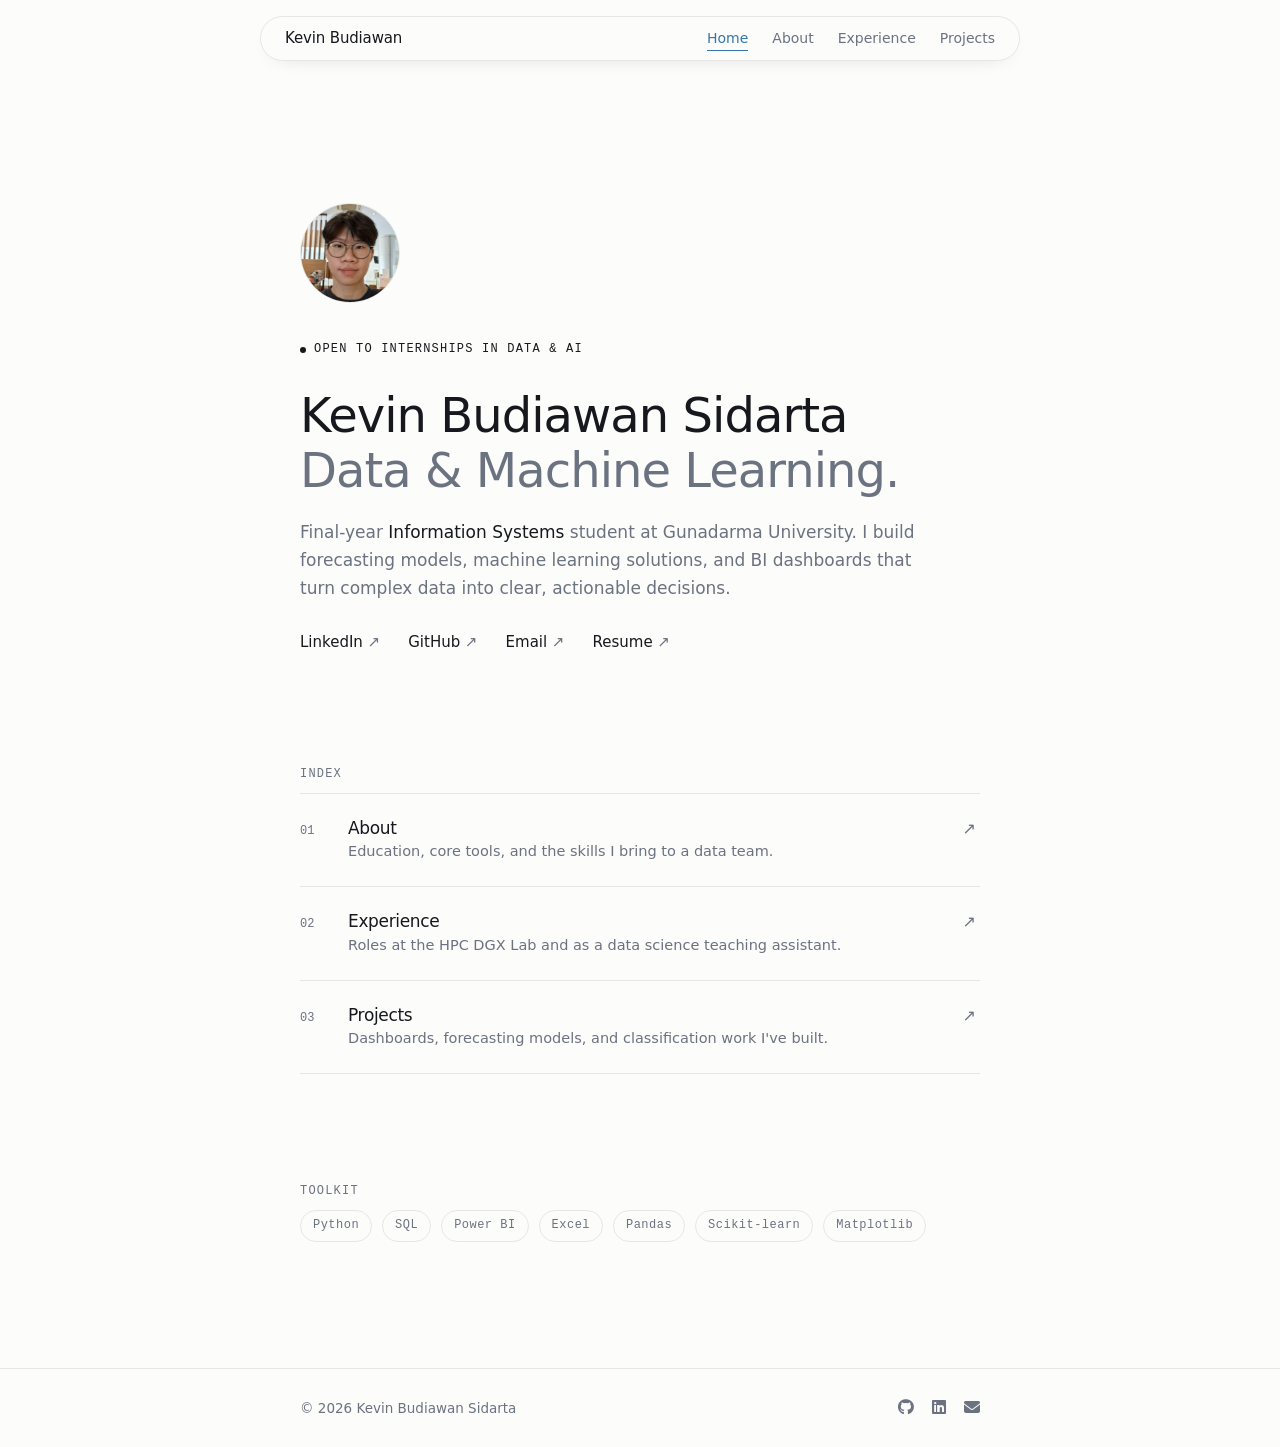
<file: index.html>
<!DOCTYPE html>
<html lang="en">
<head>
<meta charset="UTF-8">
<meta name="viewport" content="width=device-width, initial-scale=1.0">
<title>Kevin Budiawan Sidarta</title>
<meta name="description" content="Portfolio of Kevin Budiawan Sidarta — Information Systems undergraduate specializing in data analytics, machine learning, and business intelligence.">
<link rel="icon" type="image/png" href="assets/img/Profil.png">
<link rel="preconnect" href="https://fonts.googleapis.com">
<link rel="preconnect" href="https://fonts.gstatic.com" crossorigin>
<link rel="stylesheet" href="css/minimal.css">
<link rel="stylesheet" href="https://cdnjs.cloudflare.com/ajax/libs/font-awesome/6.7.2/css/all.min.css">
</head>
<body>

<!-- ===== Header ===== -->
<header class="m-header" id="header">
  <div class="wrap m-header__inner">
    <a href="index.html" class="m-logo">Kevin Budiawan</a>

    <nav class="m-nav" id="nav">
      <a href="index.html" class="is-active">Home</a>
      <a href="about.html">About</a>
      <a href="experience.html">Experience</a>
      <a href="projects.html">Projects</a>
    </nav>

    <button class="m-navtoggle" id="navtoggle" aria-label="Toggle menu" aria-expanded="false" aria-controls="nav">
      <svg width="20" height="20" viewBox="0 0 24 24" fill="none" stroke="currentColor" stroke-width="1.6" stroke-linecap="round"><path d="M4 7h16M4 12h16M4 17h16"/></svg>
    </button>
  </div>
</header>

<main class="m-main">

  <!-- ===== Hero ===== -->
  <section class="m-hero">
    <div class="wrap" data-reveal>
      <img class="m-hero__avatar" src="assets/img/Profil2.jpeg" alt="Portrait of Kevin Budiawan Sidarta" onerror="this.style.display='none'">

      <span class="mono m-status"><i></i>Open to internships in Data &amp; AI</span>

      <h1>Kevin Budiawan Sidarta<br><em>Data &amp; Machine Learning.</em></h1>

      <p class="m-hero__desc">
        Final-year <strong>Information Systems</strong> student at Gunadarma University.
        I build forecasting models, machine learning solutions, and BI dashboards that
        turn complex data into clear, actionable decisions.
      </p>

      <div class="m-links">
        <a href="https://www.linkedin.com/in/kevinbudiawan/" target="_blank" rel="noopener">LinkedIn <span class="arrow">↗</span></a>
        <a href="https://github.com/KevinBudiawanSidarta" target="_blank" rel="noopener">GitHub <span class="arrow">↗</span></a>
        <a href="mailto:kevinbudiawan8@gmail.com">Email <span class="arrow">↗</span></a>
        <a href="assets/CV_Kevin Budiawan Sidarta.pdf" target="_blank" rel="noopener">Resume <span class="arrow">↗</span></a>
      </div>
    </div>
  </section>

  <!-- ===== Index ===== -->
  <section class="m-section">
    <div class="wrap" data-reveal>
      <span class="mono m-section__label">Index</span>

      <div class="m-list">
        <a href="about.html">
          <span class="num">01</span>
          <span class="body">
            <h3>About</h3>
            <p>Education, core tools, and the skills I bring to a data team.</p>
          </span>
          <span class="arrow">↗</span>
        </a>

        <a href="experience.html">
          <span class="num">02</span>
          <span class="body">
            <h3>Experience</h3>
            <p>Roles at the HPC DGX Lab and as a data science teaching assistant.</p>
          </span>
          <span class="arrow">↗</span>
        </a>

        <a href="projects.html">
          <span class="num">03</span>
          <span class="body">
            <h3>Projects</h3>
            <p>Dashboards, forecasting models, and classification work I've built.</p>
          </span>
          <span class="arrow">↗</span>
        </a>
      </div>
    </div>
  </section>

  <!-- ===== Stack ===== -->
  <section class="m-section">
    <div class="wrap" data-reveal>
      <span class="mono m-section__label">Toolkit</span>
      <div class="m-stack">
        <span>Python</span>
        <span>SQL</span>
        <span>Power BI</span>
        <span>Excel</span>
        <span>Pandas</span>
        <span>Scikit-learn</span>
        <span>Matplotlib</span>
      </div>
    </div>
  </section>

</main>

<!-- ===== Footer ===== -->
<footer class="m-footer">
  <div class="wrap m-footer__inner">
    <p>© <span data-year></span> Kevin Budiawan Sidarta</p>
    <div class="m-socials">
      <a href="https://github.com/KevinBudiawanSidarta" target="_blank" rel="noopener" aria-label="GitHub"><i class="fa-brands fa-github"></i></a>
      <a href="https://www.linkedin.com/in/kevinbudiawan/" target="_blank" rel="noopener" aria-label="LinkedIn"><i class="fa-brands fa-linkedin"></i></a>
      <a href="mailto:kevinbudiawan8@gmail.com" aria-label="Email"><i class="fa-solid fa-envelope"></i></a>
    </div>
  </div>
</footer>

<script src="js/minimal.js"></script>
</body>
</html>
</file>
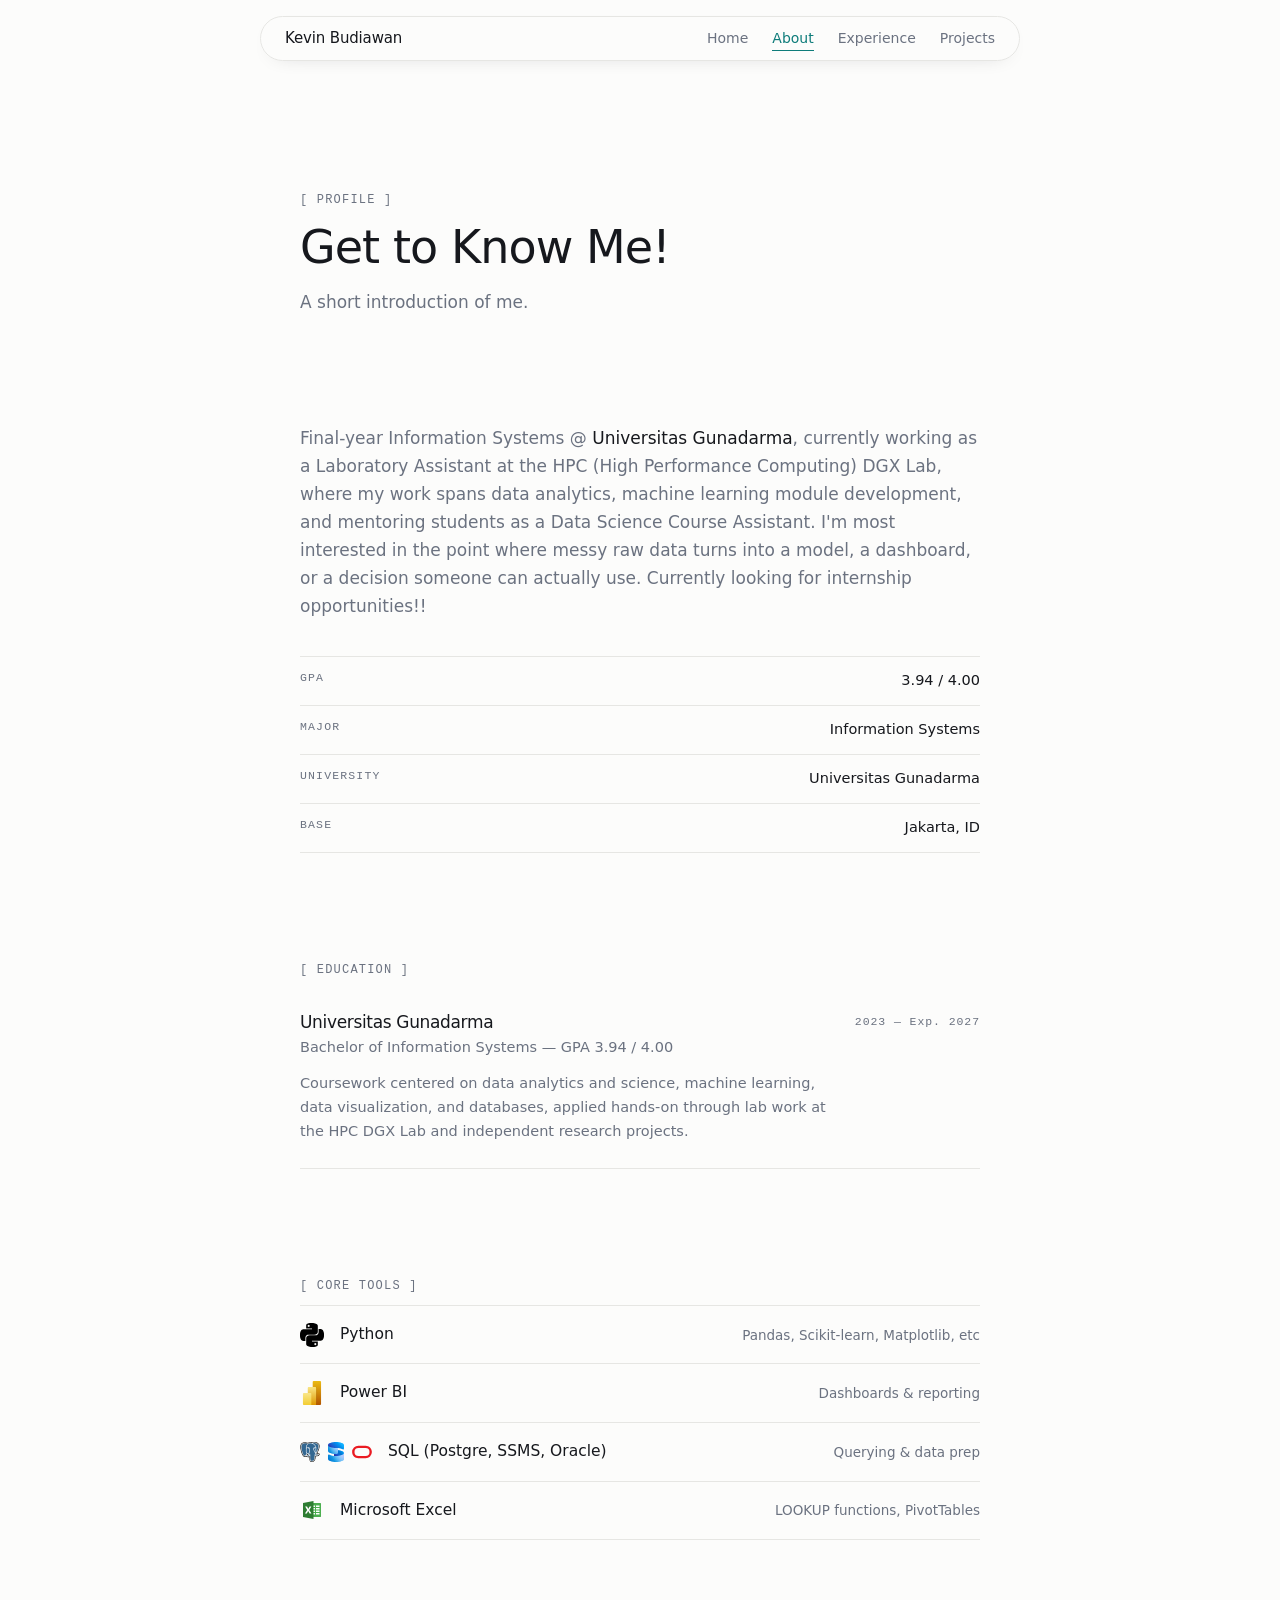
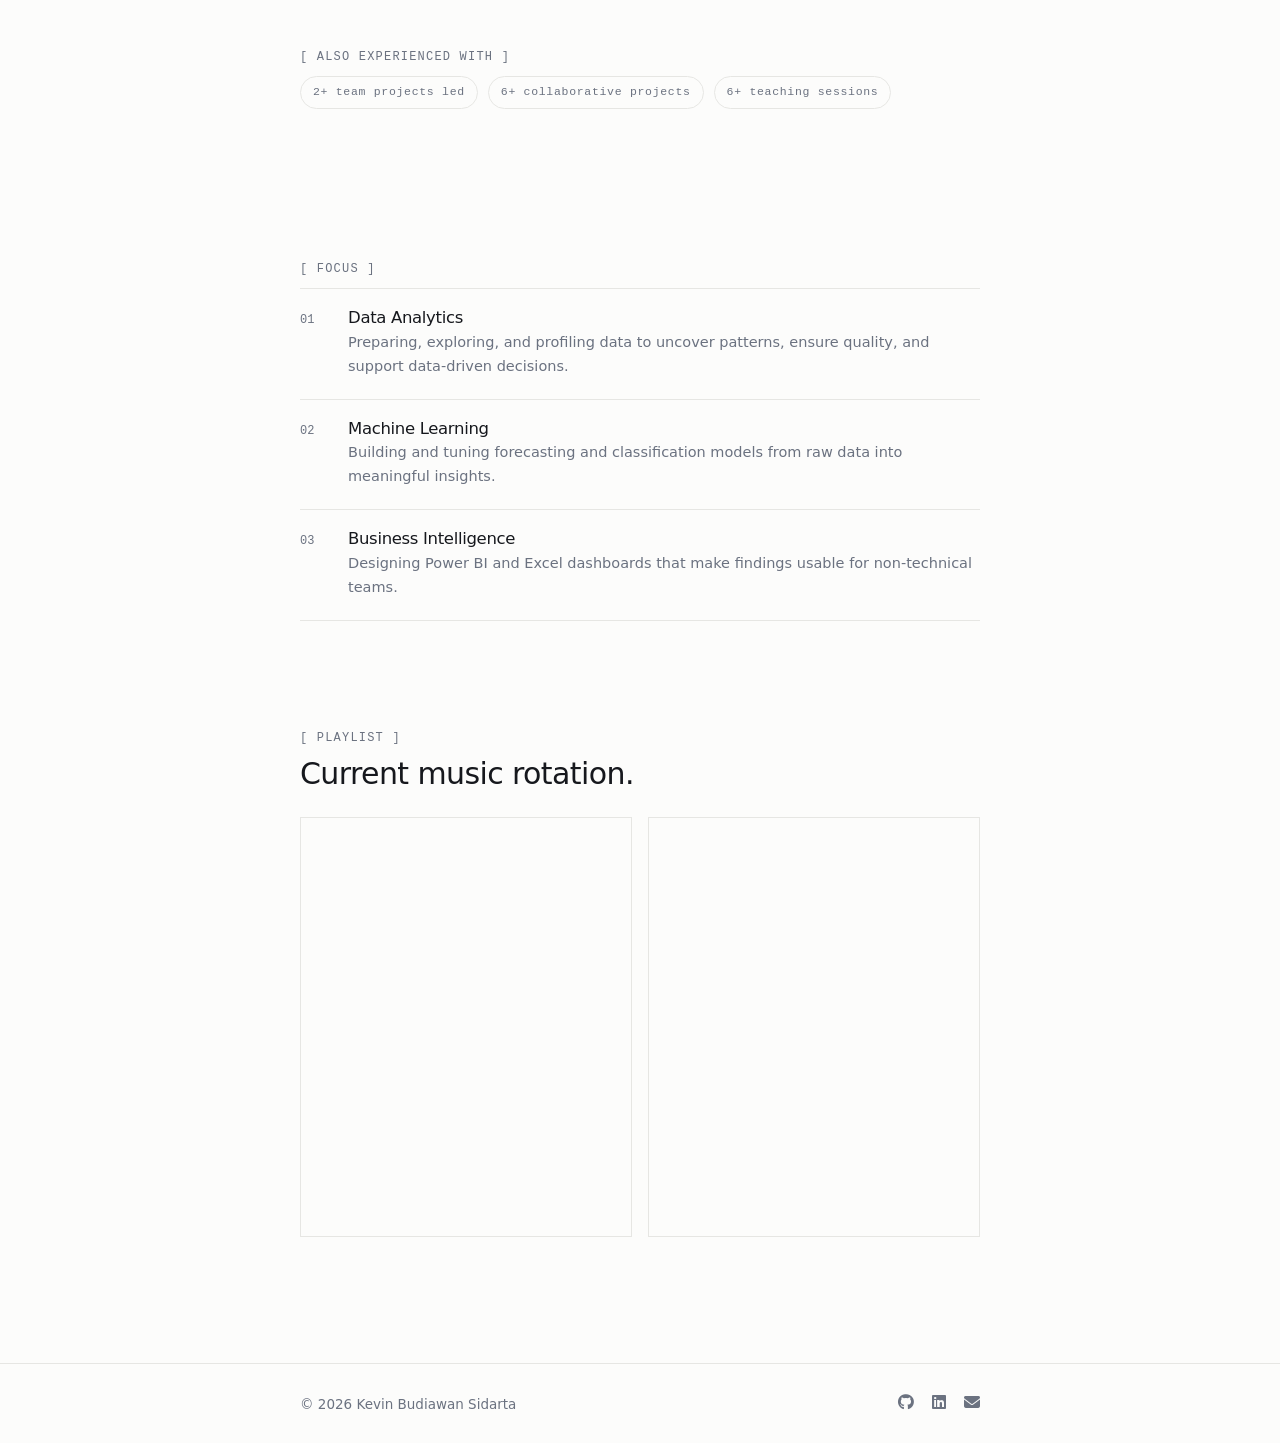
<file: about.html>
<!DOCTYPE html>
<html lang="en">
<head>
<meta charset="UTF-8">
<meta name="viewport" content="width=device-width, initial-scale=1.0">
<title>About — Kevin Budiawan Sidarta</title>
<meta name="description" content="About Kevin Budiawan Sidarta — education, core tools, and skills in data analytics and machine learning.">
<link rel="icon" type="image/png" href="assets/img/Profil.png">
<link rel="preconnect" href="https://fonts.googleapis.com">
<link rel="preconnect" href="https://fonts.gstatic.com" crossorigin>
<link rel="stylesheet" href="css/minimal.css">
<link rel="stylesheet" href="https://cdnjs.cloudflare.com/ajax/libs/font-awesome/6.7.2/css/all.min.css">
</head>
<body>

<!-- ===== Header ===== -->
<header class="m-header" id="header">
  <div class="wrap m-header__inner">
    <a href="index.html" class="m-logo">Kevin Budiawan</a>

    <nav class="m-nav" id="nav">
      <a href="index.html">Home</a>
      <a href="about.html" class="is-active">About</a>
      <a href="experience.html">Experience</a>
      <a href="projects.html">Projects</a>
    </nav>

    <button class="m-navtoggle" id="navtoggle" aria-label="Toggle menu" aria-expanded="false" aria-controls="nav">
      <svg width="20" height="20" viewBox="0 0 24 24" fill="none" stroke="currentColor" stroke-width="1.6" stroke-linecap="round"><path d="M4 7h16M4 12h16M4 17h16"/></svg>
    </button>
  </div>
</header>

<main class="m-main">

  <!-- ===== Page head ===== -->
  <section class="m-pagehead">
    <div class="wrap" data-reveal>
      <span class="mono">[ Profile ]</span>
      <h1>Get to Know Me!</h1>
      <p>A short introduction of me.</p>
    </div>
  </section>

  <!-- ===== Intro ===== -->
  <section class="m-section">
    <div class="wrap">
      <p class="m-prose" data-reveal>
        Final-year Information Systems @ <em>Universitas Gunadarma</em>, currently working as a
        Laboratory Assistant at the HPC (High Performance Computing) DGX Lab, where my work spans
        data analytics, machine learning module development, and mentoring students as a Data
        Science Course Assistant. I'm most interested in the point where messy raw data turns into
        a model, a dashboard, or a decision someone can actually use. Currently looking for
        internship opportunities!!
      </p>

      <div class="m-meta" data-reveal data-delay="100">
        <div><span class="k">GPA</span><span class="v">3.94 / 4.00</span></div>
        <div><span class="k">Major</span><span class="v">Information Systems</span></div>
        <div><span class="k">University</span><span class="v">Universitas Gunadarma</span></div>
        <div><span class="k">Base</span><span class="v">Jakarta, ID</span></div>
      </div>
    </div>
  </section>

  <!-- ===== Education ===== -->
  <section class="m-section">
    <div class="wrap" data-reveal>
      <span class="mono m-section__label">[ Education ]</span>

      <div class="m-entry">
        <div>
          <h3>Universitas Gunadarma</h3>
          <div class="sub">Bachelor of Information Systems — GPA 3.94 / 4.00</div>
          <p>
            Coursework centered on data analytics and science, machine learning, data visualization,
            and databases, applied hands-on through lab work at the HPC DGX Lab and independent
            research projects.
          </p>
        </div>
        <span class="period">2023 — Exp. 2027</span>
      </div>
    </div>
  </section>

  <!-- ===== Core tools ===== -->
  <section class="m-section">
    <div class="wrap" data-reveal>
      <span class="mono m-section__label">[ Core tools ]</span>

      <div class="m-tools">
        <div class="m-tool">
          <img class="m-tool__logo" src="assets/img/logos/python.svg" alt="Python">
          <span class="m-tool__name">Python</span>
          <span class="m-tool__sub">Pandas, Scikit-learn, Matplotlib, etc</span>
        </div>

        <div class="m-tool">
          <img class="m-tool__logo" src="assets/img/logos/powerbi.svg" alt="Power BI">
          <span class="m-tool__name">Power BI</span>
          <span class="m-tool__sub">Dashboards &amp; reporting</span>
        </div>

        <div class="m-tool">
          <span class="m-tool__logos">
            <img src="assets/img/logos/postgresql.svg" alt="PostgreSQL">
            <img src="assets/img/logos/ssms.svg" alt="SSMS">
            <img src="assets/img/logos/oracle.svg" alt="Oracle">
          </span>
          <span class="m-tool__name">SQL (Postgre, SSMS, Oracle)</span>
          <span class="m-tool__sub">Querying &amp; data prep</span>
        </div>

        <div class="m-tool">
          <img class="m-tool__logo" src="assets/img/logos/excel.svg" alt="Microsoft Excel">
          <span class="m-tool__name">Microsoft Excel</span>
          <span class="m-tool__sub">LOOKUP functions, PivotTables</span>
        </div>
      </div>
    </div>
  </section>

  <!-- ===== Track record ===== -->
  <section class="m-section">
    <div class="wrap" data-reveal>
      <span class="mono m-section__label">[ Also experienced with ]</span>
      <div class="m-chips">
        <span>2+ team projects led</span>
        <span>6+ collaborative projects</span>
        <span>6+ teaching sessions</span>
        <span>1 scientific paper</span>
        <span>4+ deep learning projects</span>
      </div>
    </div>
  </section>

  <!-- ===== Focus ===== -->
  <section class="m-section">
    <div class="wrap" data-reveal>
      <span class="mono m-section__label">[ Focus ]</span>

      <div class="m-rows">
        <div class="m-row">
          <span class="num">01</span>
          <span class="body">
            <h3>Data Analytics</h3>
            <p>Preparing, exploring, and profiling data to uncover patterns, ensure quality, and support data-driven decisions.</p>
          </span>
        </div>

        <div class="m-row">
          <span class="num">02</span>
          <span class="body">
            <h3>Machine Learning</h3>
            <p>Building and tuning forecasting and classification models from raw data into meaningful insights.</p>
          </span>
        </div>

        <div class="m-row">
          <span class="num">03</span>
          <span class="body">
            <h3>Business Intelligence</h3>
            <p>Designing Power BI and Excel dashboards that make findings usable for non-technical teams.</p>
          </span>
        </div>
      </div>
    </div>
  </section>

  <!-- ===== Playlist ===== -->
  <section class="m-section">
    <div class="wrap" data-reveal>
      <span class="mono m-section__label">[ Playlist ] </span>
      <div class="m-head">
        <h2>Current music rotation.</h2>
      </div>

      <div class="m-embeds">
        <iframe style="border-radius:0; display:block;" src="https://open.spotify.com/embed/playlist/6mpmemQBvz0d4fJiKQy6lr?utm_source=generator&si=ccc7c5f9b76d44c8" width="100%" height="420" frameBorder="0" allowfullscreen="" allow="autoplay; clipboard-write; encrypted-media; fullscreen; picture-in-picture" loading="lazy" title="Spotify playlist 1"></iframe>
        <iframe style="border-radius:0; display:block;" src="https://open.spotify.com/embed/playlist/3msnCBVYoQ7DqV0C9vBPra?utm_source=generator&si=1b42e1f37fcf4297" width="100%" height="420" frameBorder="0" allowfullscreen="" allow="autoplay; clipboard-write; encrypted-media; fullscreen; picture-in-picture" loading="lazy" title="Spotify playlist 2"></iframe>
      </div>
    </div>
  </section>

</main>

<!-- ===== Footer ===== -->
<footer class="m-footer">
  <div class="wrap m-footer__inner">
    <p>© <span data-year></span> Kevin Budiawan Sidarta</p>
    <div class="m-socials">
      <a href="https://github.com/KevinBudiawanSidarta" target="_blank" rel="noopener" aria-label="GitHub"><i class="fa-brands fa-github"></i></a>
      <a href="https://www.linkedin.com/in/kevinbudiawan/" target="_blank" rel="noopener" aria-label="LinkedIn"><i class="fa-brands fa-linkedin"></i></a>
      <a href="mailto:kevinbudiawan8@gmail.com" aria-label="Email"><i class="fa-solid fa-envelope"></i></a>
    </div>
  </div>
</footer>

<script src="js/minimal.js"></script>
</body>
</html>
</file>
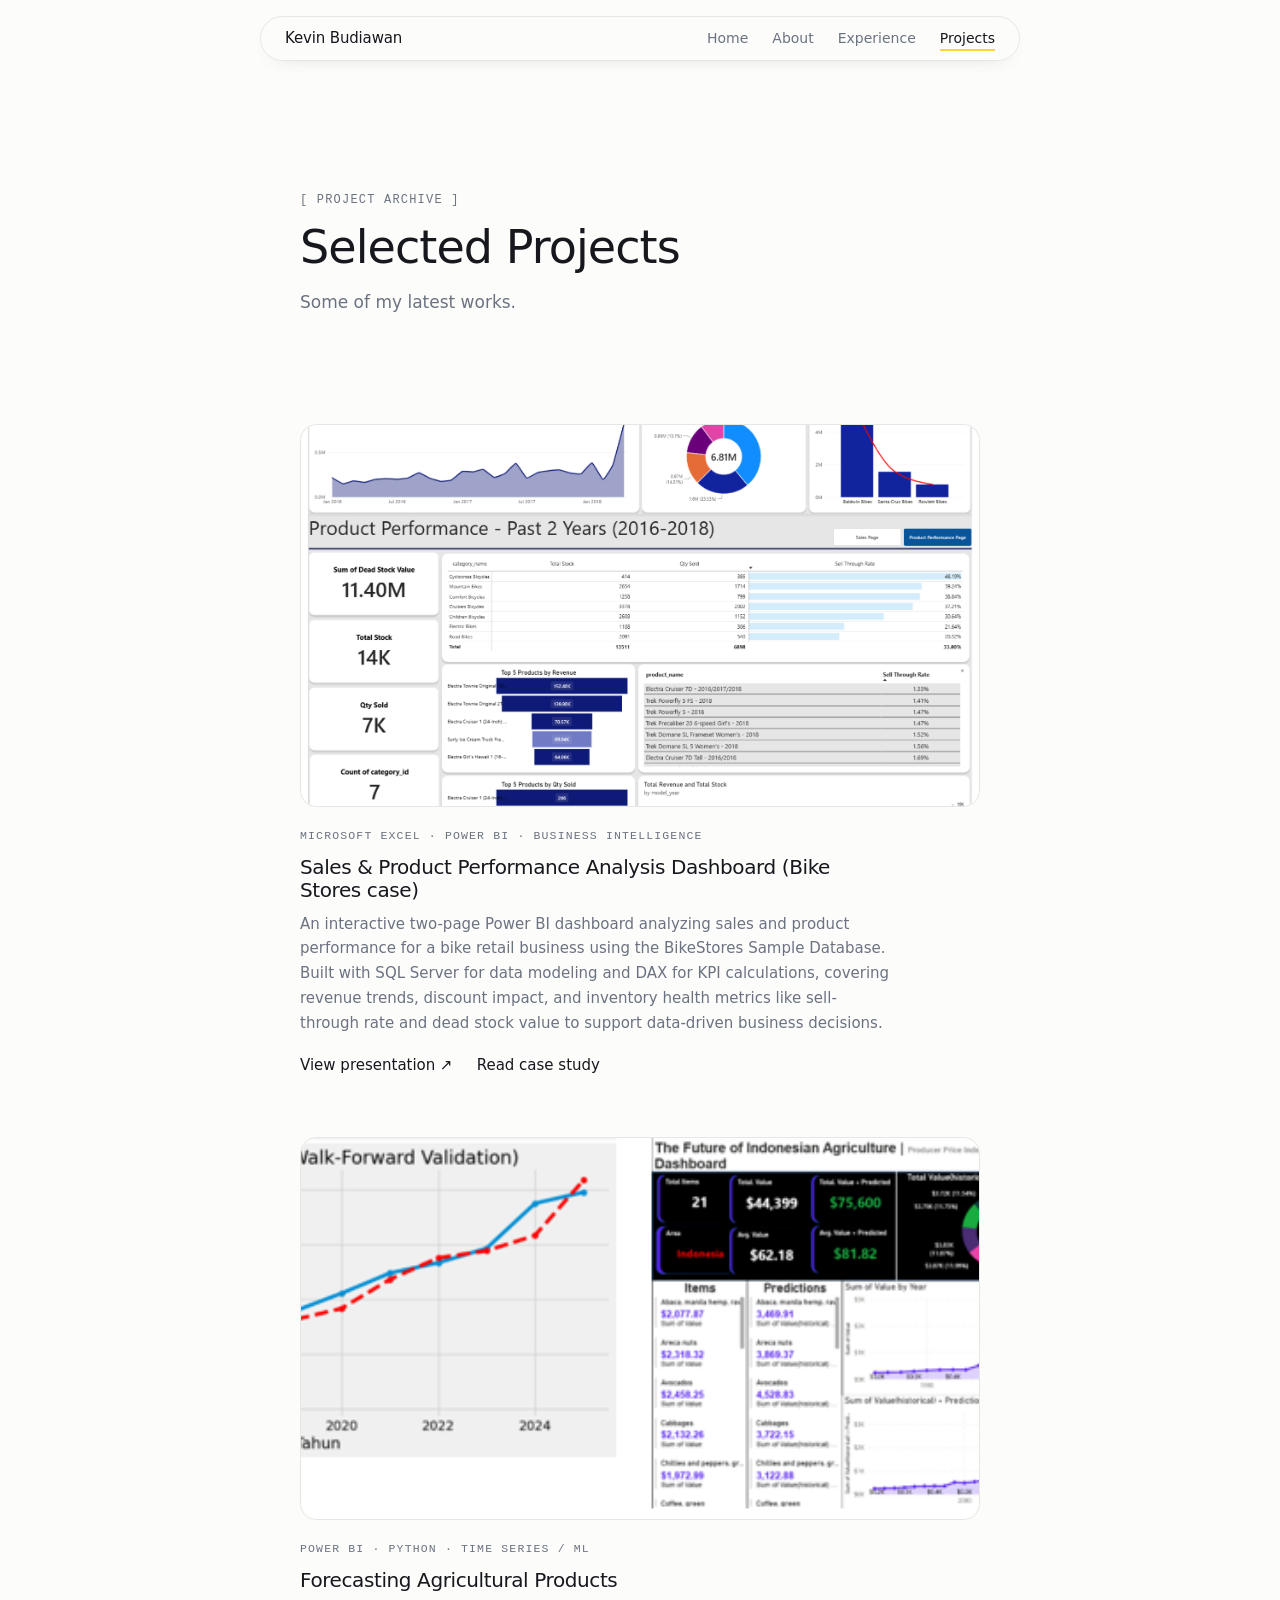
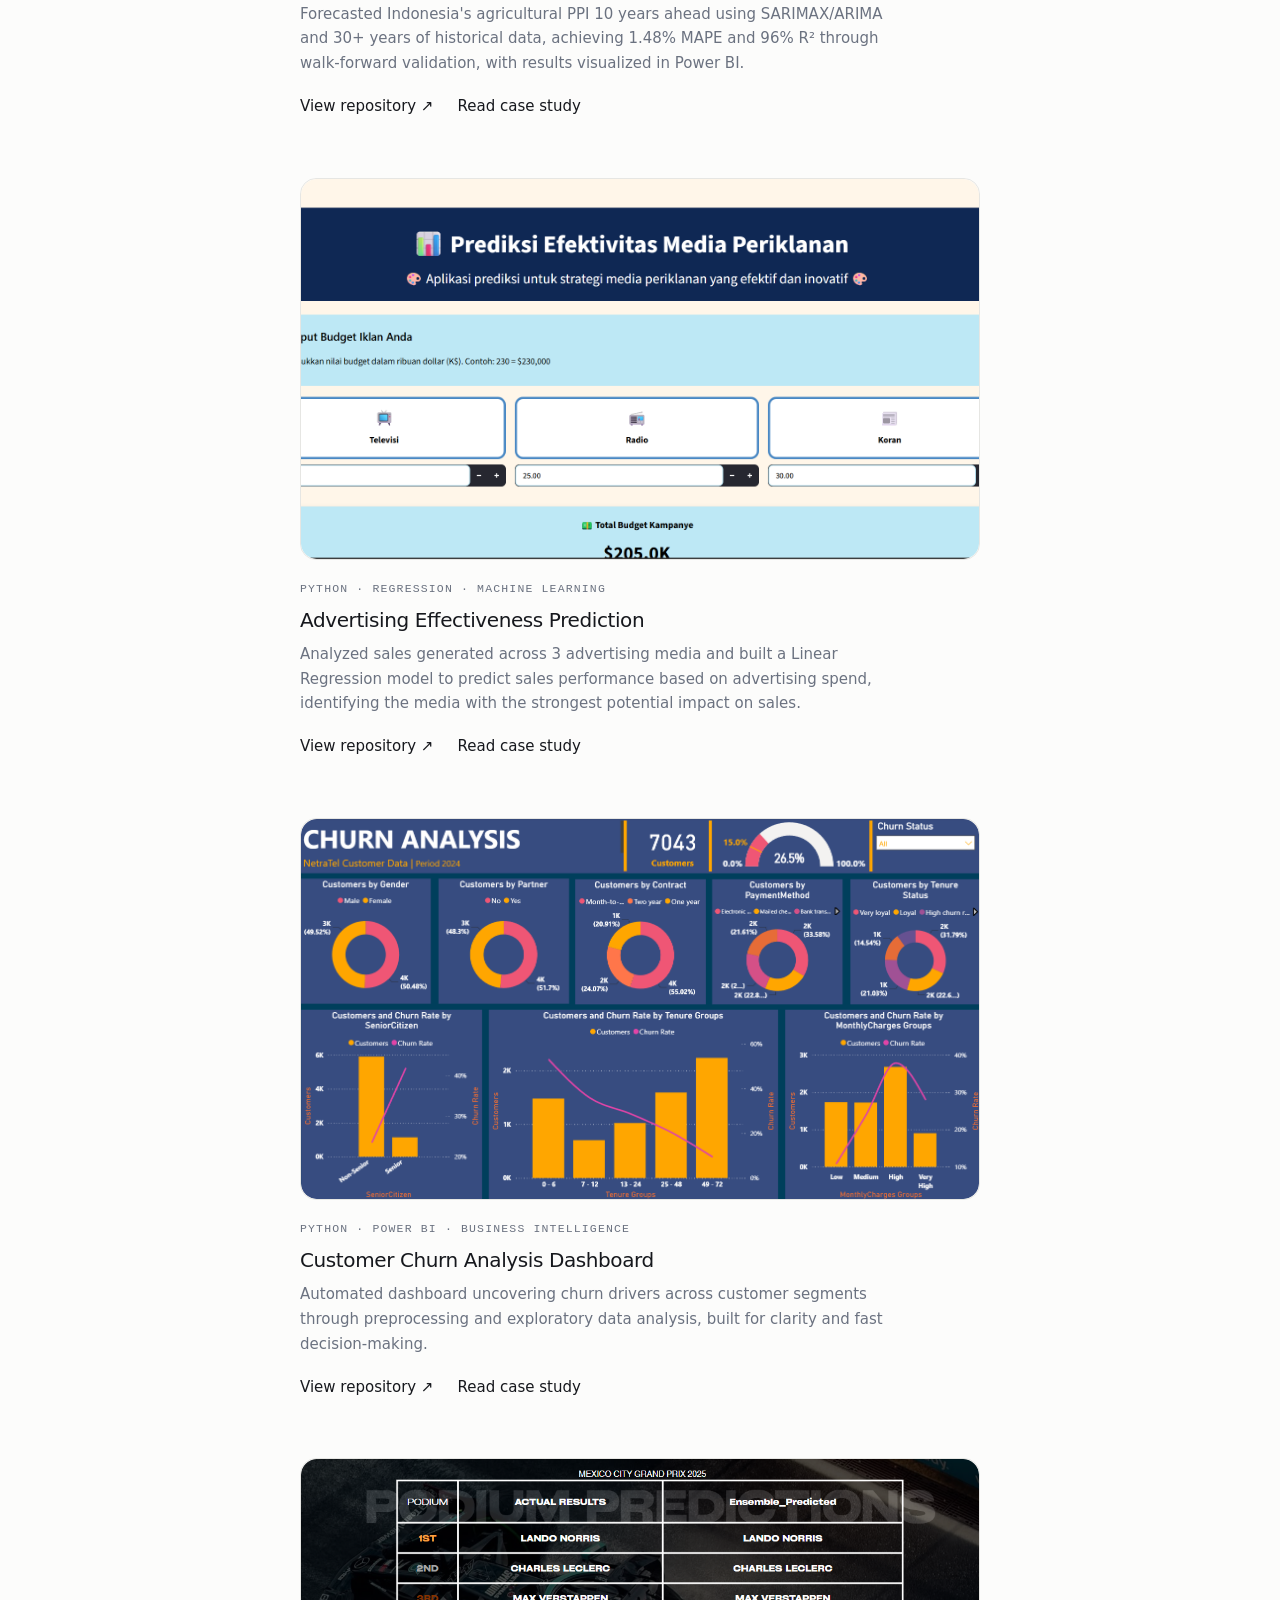
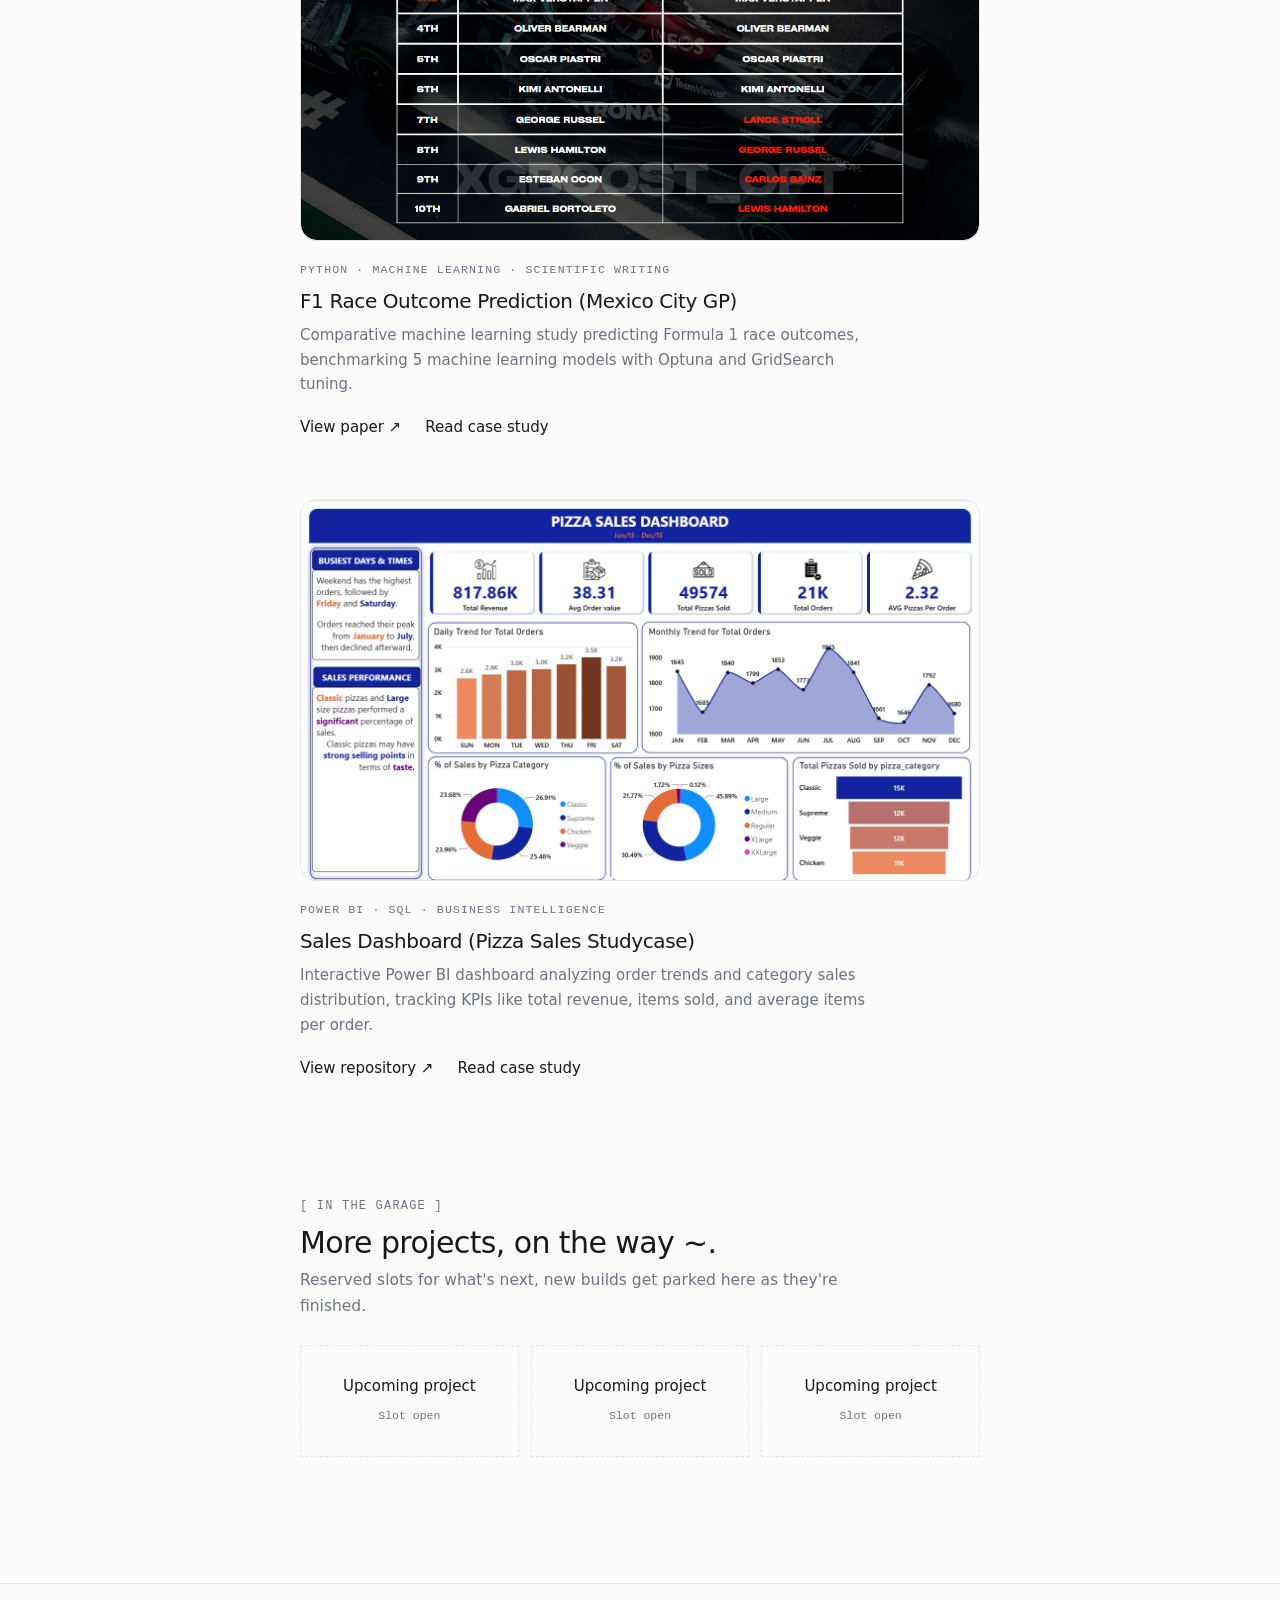
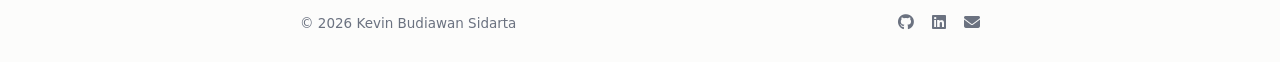
<file: projects.html>
<!DOCTYPE html>
<html lang="en">
<head>
<meta charset="UTF-8">
<meta name="viewport" content="width=device-width, initial-scale=1.0">
<title>Projects — Kevin Budiawan Sidarta</title>
<meta name="description" content="Data analytics and machine learning projects by Kevin Budiawan Sidarta — dashboards, forecasting models, and classification work.">
<link rel="icon" type="image/png" href="assets/img/Profil.png">
<link rel="preconnect" href="https://fonts.googleapis.com">
<link rel="preconnect" href="https://fonts.gstatic.com" crossorigin>
<link rel="stylesheet" href="css/minimal.css">
<link rel="stylesheet" href="https://cdnjs.cloudflare.com/ajax/libs/font-awesome/6.7.2/css/all.min.css">
</head>
<body>

<!-- ===== Header ===== -->
<header class="m-header" id="header">
  <div class="wrap m-header__inner">
    <a href="index.html" class="m-logo">Kevin Budiawan</a>

    <nav class="m-nav" id="nav">
      <a href="index.html">Home</a>
      <a href="about.html">About</a>
      <a href="experience.html">Experience</a>
      <a href="projects.html" class="is-active">Projects</a>
    </nav>

    <button class="m-navtoggle" id="navtoggle" aria-label="Toggle menu" aria-expanded="false" aria-controls="nav">
      <svg width="20" height="20" viewBox="0 0 24 24" fill="none" stroke="currentColor" stroke-width="1.6" stroke-linecap="round"><path d="M4 7h16M4 12h16M4 17h16"/></svg>
    </button>
  </div>
</header>

<main class="m-main">

  <!-- ===== Page head ===== -->
  <section class="m-pagehead">
    <div class="wrap" data-reveal>
      <span class="mono">[ Project archive ]</span>
      <h1>Selected Projects</h1>
      <p>Some of my latest works.</p>
    </div>
  </section>

  <!-- ===== Projects ===== -->
  <section class="m-section">
    <div class="wrap">
      <div class="m-projects">

        <article class="m-project" data-reveal>
          <div class="m-project__media">
            <img src="assets/img/Project_6.png" alt="Sales &amp; Product Performance dashboard preview" loading="lazy">
          </div>
          <div>
            <div class="m-project__tags">Microsoft Excel · Power BI · Business Intelligence</div>
            <h3>Sales &amp; Product Performance Analysis Dashboard (Bike Stores case)</h3>
            <p class="m-project__desc">An interactive two-page Power BI dashboard analyzing sales and product performance for a bike retail business using the BikeStores Sample Database. Built with SQL Server for data modeling and DAX for KPI calculations, covering revenue trends, discount impact, and inventory health metrics like sell-through rate and dead stock value to support data-driven business decisions.</p>
            <div class="m-project__foot">
              <a class="m-textbtn" href="assets/Portofolio - Data Analytics Case Study - Kevin Budiawan.pdf" target="_blank" rel="noopener">View presentation ↗</a>
              <button type="button" class="m-textbtn" data-project="sales-product-performance">Read case study</button>
            </div>
          </div>
        </article>

        <article class="m-project" data-reveal>
          <div class="m-project__media">
            <img src="assets/img/Project_2.png" alt="Agricultural forecasting dashboard preview" loading="lazy">
          </div>
          <div>
            <div class="m-project__tags">Power BI · Python · Time series / ML</div>
            <h3>Forecasting Agricultural Products</h3>
            <p class="m-project__desc">Forecasted Indonesia's agricultural PPI 10 years ahead using SARIMAX/ARIMA and 30+ years of historical data, achieving 1.48% MAPE and 96% R² through walk-forward validation, with results visualized in Power BI.</p>
            <div class="m-project__foot">
              <a class="m-textbtn" href="https://github.com/KevinBudiawanSidarta/Forecasting_agirucultural_products" target="_blank" rel="noopener">View repository ↗</a>
              <button type="button" class="m-textbtn" data-project="ppi-forecast">Read case study</button>
            </div>
          </div>
        </article>

        <article class="m-project" data-reveal>
          <div class="m-project__media">
            <img src="assets/img/Project_3.png" alt="Advertising effectiveness analysis preview" loading="lazy">
          </div>
          <div>
            <div class="m-project__tags">Python · Regression · Machine Learning</div>
            <h3>Advertising Effectiveness Prediction</h3>
            <p class="m-project__desc">Analyzed sales generated across 3 advertising media and built a Linear Regression model to predict sales performance based on advertising spend, identifying the media with the strongest potential impact on sales.</p>
            <div class="m-project__foot">
              <a class="m-textbtn" href="https://github.com/KevinBudiawanSidarta/Project_FIKOM_Prediksi_Efektifvitas_Advertising" target="_blank" rel="noopener">View repository ↗</a>
              <button type="button" class="m-textbtn" data-project="advertise-budget">Read case study</button>
            </div>
          </div>
        </article>

        <article class="m-project" data-reveal>
          <div class="m-project__media">
            <img src="assets/img/Project_4.png" alt="Customer churn dashboard preview" loading="lazy">
          </div>
          <div>
            <div class="m-project__tags">Python · Power BI · Business Intelligence</div>
            <h3>Customer Churn Analysis Dashboard</h3>
            <p class="m-project__desc">Automated dashboard uncovering churn drivers across customer segments through preprocessing and exploratory data analysis, built for clarity and fast decision-making.</p>
            <div class="m-project__foot">
              <a class="m-textbtn" href="https://github.com/KevinBudiawanSidarta/Customer-Churn-Analysis" target="_blank" rel="noopener">View repository ↗</a>
              <button type="button" class="m-textbtn" data-project="churn-dashboard">Read case study</button>
            </div>
          </div>
        </article>

        <article class="m-project" data-reveal>
          <div class="m-project__media">
            <img src="assets/img/Project_5.png" alt="F1 race outcome prediction preview" loading="lazy">
          </div>
          <div>
            <div class="m-project__tags">Python · Machine Learning · Scientific writing</div>
            <h3>F1 Race Outcome Prediction (Mexico City GP)</h3>
            <p class="m-project__desc">Comparative machine learning study predicting Formula 1 race outcomes, benchmarking 5 machine learning models with Optuna and GridSearch tuning.</p>
            <div class="m-project__foot">
              <a class="m-textbtn" href="assets/Scientific_Writing_KevinBudiawanSidarta.pdf" target="_blank" rel="noopener">View paper ↗</a>
              <button type="button" class="m-textbtn" data-project="f1-race-prediction">Read case study</button>
            </div>
          </div>
        </article>

        <article class="m-project" data-reveal>
          <div class="m-project__media">
            <img src="assets/img/Project_1.png" alt="Pizza store sales dashboard preview" loading="lazy">
          </div>
          <div>
            <div class="m-project__tags">Power BI · SQL · Business Intelligence</div>
            <h3>Sales Dashboard (Pizza Sales Studycase)</h3>
            <p class="m-project__desc">Interactive Power BI dashboard analyzing order trends and category sales distribution, tracking KPIs like total revenue, items sold, and average items per order.</p>
            <div class="m-project__foot">
              <a class="m-textbtn" href="https://github.com/KevinBudiawanSidarta/Sales_Dashboard-Pizza-sales-study-case-" target="_blank" rel="noopener">View repository ↗</a>
              <button type="button" class="m-textbtn" data-project="pizza-sales">Read case study</button>
            </div>
          </div>
        </article>

      </div>
    </div>
  </section>

  <!-- ===== Upcoming ===== -->
  <section class="m-section">
    <div class="wrap" data-reveal>
      <div class="m-head">
        <span class="mono">[ In the garage ]</span>
        <h2>More projects, on the way ~.</h2>
        <p>Reserved slots for what's next, new builds get parked here as they're finished.</p>
      </div>

      <div class="m-slots">
        <div class="m-slot"><b>Upcoming project</b><span>Slot open</span></div>
        <div class="m-slot"><b>Upcoming project</b><span>Slot open</span></div>
        <div class="m-slot"><b>Upcoming project</b><span>Slot open</span></div>
      </div>
    </div>
  </section>

</main>

<!-- ===== Project detail panel ===== -->
<div class="m-panel" id="pdetail" aria-hidden="true">
  <div class="m-panel__inner">
    <button class="m-panel__close" id="pdetailClose" aria-label="Close">✕</button>

    <span class="mono" id="pdBadge">Project</span>
    <h2 id="pdTitle"></h2>
    <p class="m-panel__desc" id="pdDesc"></p>

    <div class="m-meta">
      <div><span class="k">Role</span><span class="v" id="pdRole"></span></div>
      <div><span class="k">Status</span><span class="v" id="pdStatus"></span></div>
      <div><span class="k">Project type</span><span class="v" id="pdPeriod"></span></div>
    </div>

    <div class="m-panel__stats" id="pdStats"></div>

    <div class="m-panel__block">
      <span class="mono">Problem statement</span>
      <h3>The Challenge</h3>
      <p id="pdChallenge"></p>
    </div>

    <div class="m-panel__block">
      <span class="mono">Method</span>
      <h3>Technical Approach</h3>
      <ul id="pdMethod"></ul>
    </div>

    <div class="m-panel__block">
      <span class="mono">Contribution</span>
      <h3>My Contribution</h3>
      <ul id="pdContribution"></ul>
    </div>

    <div class="m-panel__block">
      <span class="mono">Result</span>
      <h3>Outcome</h3>
      <ul id="pdOutcome"></ul>
    </div>

    <div class="m-panel__block">
      <span class="mono">Limitations &amp; disclosure</span>
      <p id="pdLimitations"></p>
    </div>

    <div class="m-panel__foot">
      <a class="m-textbtn" href="#" id="pdRepoLink" target="_blank" rel="noopener">View repository ↗</a>
      <a class="m-textbtn" href="#" id="pdBack">Back to portfolio</a>
    </div>
  </div>
</div>

<!-- ===== Footer ===== -->
<footer class="m-footer">
  <div class="wrap m-footer__inner">
    <p>© <span data-year></span> Kevin Budiawan Sidarta</p>
    <div class="m-socials">
      <a href="https://github.com/KevinBudiawanSidarta" target="_blank" rel="noopener" aria-label="GitHub"><i class="fa-brands fa-github"></i></a>
      <a href="https://www.linkedin.com/in/kevinbudiawan/" target="_blank" rel="noopener" aria-label="LinkedIn"><i class="fa-brands fa-linkedin"></i></a>
      <a href="mailto:kevinbudiawan8@gmail.com" aria-label="Email"><i class="fa-solid fa-envelope"></i></a>
    </div>
  </div>
</footer>

<script>
/* Data detail project — dibaca oleh js/minimal.js */
window.projectDetails = {
  'pizza-sales': {
    badge: 'Business Intelligence',
    title: 'Sales Dashboard',
    desc: 'Interactive Power BI dashboard analyzing order trends and category sales distribution, tracking KPIs like total revenue, items sold, and average items per order.',
    role: 'Developer & Data Analyst',
    status: 'Completed project',
    period: 'Independent project',
    stats: [
      {k:'Core technologies', v:'2', sub:'Power BI, SQL'},
      {k:'Project status', v:'Built', sub:'portfolio implementation'},
      {k:'Delivery scope', v:'End-to-end', sub:'from query to dashboard'}
    ],
    challenge: 'Store transaction data needed to be turned into a report that store managers could actually use, one that surfaces order trends and category performance without requiring a SQL query every time.',
    method: [
      'Developed SQL queries to calculate key business KPIs, analyze daily and monthly sales trends, and identify category and size-level sales contributions, as well as the top 5 and bottom 5 performing products.',
      'Cleaned and transformed raw sales data using Power Query, ensuring consistent data quality and preparing datasets for dashboard reporting.',
      'Built an interactive Power BI dashboard with slicers for date range and category, and KPI cards for revenue, items sold, and average items per order.'
    ],
    contribution: [
      'Designed the data model and wrote the SQL queries behind the report.',
      'Built the full Power BI dashboard, from data load to final visuals.'
    ],
    outcome: [
      'Delivered a self-serve dashboard tracking total revenue, items sold, and average items per order across time and category.'
    ],
    limitations: 'Built on a static historical dataset rather than a live data source, so the dashboard does not update automatically.',
    repo: '#'
  },
  'churn-dashboard': {
    badge: 'Business Intelligence',
    title: 'Customer Churn Analysis Dashboard',
    desc: 'Automated dashboard uncovering churn drivers across customer segments through preprocessing and exploratory data analysis, built for clarity and fast decision-making.',
    role: 'Data Analyst and BI Developer',
    status: 'Completed project',
    period: 'Portfolio project',
    stats: [
      {k:'Core technologies', v:'2', sub:'Excel, Power BI'},
      {k:'Project status', v:'Built', sub:'portfolio implementation'},
      {k:'Delivery scope', v:'End-to-end', sub:'from cleaning to dashboard'}
    ],
    challenge: "Raw customer records needed to be turned into something that actually explains why customers churn, broken down by segment, so decisions don't rely on gut feeling.",
    method: [
      'Cleaned and preprocessed the raw customer dataset in Excel, handling missing values and inconsistent categories.',
      'Creating measures such as COUNT, CALCULATE using DAX Query.',
      'Built a Power BI dashboard to surface churn rate by segment alongside the underlying drivers.'
    ],
    contribution: [
      'Handled data preprocessing and exploratory analysis end-to-end.',
      'Designed and built the Power BI dashboard layout and visuals.'
    ],
    outcome: [
      'Developed a customer churn dashboard that identified key churn patterns across contract types, payment methods, tenure groups, and customer segments, helping businesses pinpoint high-risk customers and inform targeted retention strategies.'
    ],
    limitations: 'Analysis is descriptive rather than predictive, it explains historical churn patterns but does not score individual customers for churn risk.',
    repo: '#'
  },
  'ppi-forecast': {
    badge: 'Time series / ML',
    title: 'Agricultural Producer Price Forecasting',
    desc: "SARIMAX/ARIMA model forecasting Indonesia's agricultural producer price index (PPI) 10 years ahead using 30+ years of historical data, validated at 1.48% MAPE and 96% R² via walk-forward testing, visualized in an interactive Power BI dashboard.",
    role: 'Machine Learning Developer',
    status: 'Completed project',
    period: 'Independent project',
    stats: [
      {k:'Core technologies', v:'3', sub:'Python, Machine Learning, Power BI'},
      {k:'Project status', v:'Built', sub:'Portfolio implementation'},
      {k:'Delivery scope', v:'End-to-end', sub:'Data prep to dashboarding'}
    ],
    challenge: "Indonesia's agricultural producer price index is long-horizon and seasonal, which makes a reliable 10-year-ahead forecast hard to produce without a model built specifically for that structure.",
    method: [
      'Prepared 30+ years of historical PPI data and tested it for stationarity and seasonality.',
      'Built and tuned a SARIMAX/ARIMA model to capture trend and seasonal components.',
      'Validated performance with walk-forward testing, reaching 1.48% MAPE and roughly 96% R².',
      'Visualized the forecast in an interactive Power BI dashboard.'
    ],
    contribution: [
      'Built and tuned the SARIMAX/ARIMA forecasting model from data prep through validation.',
      'Designed the Power BI dashboard used to present the forecast.'
    ],
    outcome: [
      'Delivered a 10-year-ahead PPI forecast validated at 1.48% MAPE and roughly 96% R² through walk-forward testing.',
      'Visualized 10-year PPI predictions for individual agricultural commodities in an interactive dashboard.'
    ],
    limitations: 'Forecast accuracy depends on historical patterns continuing to hold; it does not account for unpredictable shocks like extreme weather or policy changes.',
    repo: '#'
  },
  'advertise-budget': {
    badge: 'Regression / ML',
    title: 'Advertising Effectiveness Prediction',
    desc: 'Analyzed sales generated across three advertising media and built a Linear Regression model to predict sales performance based on advertising spend, identifying the media with the strongest potential impact on sales.',
    role: 'Machine Learning Developer',
    status: 'Completed Team Project',
    period: 'Team Project',
    stats: [
      {k:'Core skills', v:'3', sub:'Python, Data Preparation, Regression Analysis'},
      {k:'Project status', v:'Built', sub:'Team Project'},
      {k:'Delivery scope', v:'End-to-end', sub:'from preprocessing to deployment'}
    ],
    challenge: 'Determining which advertising medium had the strongest relationship with sales while working with a limited dataset covering only three advertising channels.',
    method: [
      'Analyzed feature correlations to identify which factors had the strongest relationship with sales.',
      'Data preparation such as handling outliers, feature selection, and normalization',
      'Trained and evaluated Linear Regression model on 3 evaluation metrics such as MAE, MSE, RMSE ,and R² resulting 90+% accuracy on prediction.'
    ],
    contribution: [
      'Built the preprocessing pipeline.',
      'Trained, tuned, and evaluated model.'
    ],
    outcome: [
      'Achieved 90%+ prediction accuracy, providing data-driven insights to support business decision-making.'
    ],
    limitations: 'Trained and validated on a single historical dataset and small data dimension',
    repo: '#'
  },
  'f1-race-prediction': {
    badge: 'Machine Learning / Scientific writing',
    title: 'F1 Race Outcome Prediction — 2025 Mexico City Grand Prix',
    desc: 'Comparative machine learning study predicting Formula 1 race outcomes for the Mexico City Grand Prix, benchmarking 5 regression algorithms with Optuna and Gridsearch parameter tuning to identify the strongest predictor of race results.',
    role: 'Machine Learning Developer & Researcher',
    status: 'Completed',
    period: 'Undergraduate Thesis',
    stats: [
      {k:'Models compared', v:'5', sub:'RF, Gradient Boosting, XGBoost, CatBoost, LightGBM'},
      {k:'Best result', v:'R² ≈ 0.97', sub:'GradientBoosting + Optuna tuning'},
      {k:'Project status', v:'Completed', sub:'Scientific writing'}
    ],
    challenge: "Predicting Formula 1 race outcomes is difficult because results depend on a mix of driver form, car performance, qualifying position, and race-specific conditions that don't reduce neatly to a single dominant feature.",
    method: [
      'Collected and engineered historical F1 data, qualifying results, driver/constructor standings, and race-specific features, for the Mexico City Grand Prix.',
      'Trained and compared five regression algorithms: Random Forest, Gradient Boosting, XGBoost, CatBoost, and LightGBM.',
      'Tuned each model with Optuna to search the hyperparameter space and reduce prediction error.',
      'Evaluated all models on R² and error metrics to identify the strongest predictor of race outcome.'
    ],
    contribution: [
      'Designed the feature engineering pipeline from raw race data.',
      'Built, tuned, and benchmarked all five models end-to-end.'
    ],
    outcome: [
      'Gradient Boosting emerged as the best-performing model, reaching an R² of approximately 0.97 after Optuna tuning.',
      'Established a reusable comparative framework for evaluating regression models on race outcome prediction.',
      'Achieved an A grade through strong project performance and lecturer evaluation.'
    ],
    limitations: 'Trained on historical data specific to the Mexico City Grand Prix, so generalization to other circuits has not yet been validated.',
    repo: '#'
  },
  'sales-product-performance': {
    badge: 'Data Analysis / Business Intelligence',
    title: 'Sales & Product Performance Analysis Dashboard (Bike Stores case)',
    desc: 'An interactive two-page Power BI dashboard analyzing sales and product performance for a bike retail business using the BikeStores Sample Database. Built with SQL Server for data modeling and DAX for KPI calculations, covering revenue trends, discount impact, and inventory health metrics like sell-through rate and dead stock value to support data-driven business decisions.',
    role: 'Developer & Data Analyst',
    status: 'Completed',
    period: 'Independent project',
    stats: [
      {k:'Core technologies', v:'2', sub:'Power BI/Query'},
      {k:'Project status', v:'Built', sub:'portfolio implementation'},
      {k:'Delivery scope', v:'End-to-end', sub:'from query to dashboard'}
    ],
    challenge: "Beyond basic aggregations, this project required building time-intelligence DAX measures (MoM/YoY growth), multi-condition metrics like sell-through rate and dead stock valuation, and correlation analysis between discount rates and sales volume, all while maintaining consistent business logic (e.g., excluding rejected orders) across every KPI.",
    method: [
      'Structured a star schema in Power BI from the BikeStores relational database, with orders and order_items as fact tables connected to products, customers, stores, and a dedicated DimDate table for time intelligence.',
      'KPI Development, Built modular DAX measures for revenue, average order value, discount impact, sell-through rate, and dead stock valuation, layering CALCULATE, SUMX, and DIVIDE to keep business logic (e.g., excluding rejected orders) consistent across every metric.',
      'Combined stock and sales data to calculate sell-through rate and dead stock value, and used scatter plot correlation analysis to evaluate whether discounting effectively drove sales volume.',
      'Designed a two-page interactive report (Sales Performance and Product Performance) with cross-page navigation, combo charts, and conditional formatting to surface actionable insights at a glance.'
    ],
    contribution: [
      'Designed the data model and wrote the Power queries behind the report.',
      'Built the full Power BI dashboard, from data load to final visuals.'
    ],
    outcome: [
      'Successfully delivered a two-page interactive Power BI dashboard that uncovered a flat, ineffective discount strategy and a growing stock-revenue imbalance in newer product lines, surfacing Rp 11.4M in dead stock value and giving the business a concrete, data-backed basis for pricing and inventory decisions.'
    ],
    limitations: 'This dashboard uses the static BikeStores sample dataset rather than a live production database, so it lacks a real-time data source and cannot be automatically refreshed, all KPIs reflect a fixed historical snapshot rather than an ongoing, up-to-date view of business performance.',
    repo: '#'
  }
};
</script>
<script src="js/minimal.js"></script>
</body>
</html>
</file>
<file: css/minimal.css>
/* ==========================================================================
   Kevin Budiawan Sidarta — Minimal theme
   Dipakai oleh index.html, about.html, experience.html, projects.html.
   css/style.css (tema lama) sudah tidak dipakai lagi.
   ========================================================================== */

@import url('https://api.fontshare.com/v2/css?f[]=satoshi@300,400,500,700&display=swap');

:root{
  --paper:     #FCFCFB;
  --ink:       #16181D;
  --ink-soft:  #6B7280;
  --hairline:  #E6E6E3;
  --accent:    #16181D;

  /* palet aksen untuk animasi & hover */
  --a-teal:   #0E7C7A;
  --a-blue:   #3776AB;
  --a-yellow: #FFD43B;
  --a-red:    #A9111C;
  --teal:       #0E7C7A;

  --f-sans: 'Satoshi', ui-sans-serif, system-ui, -apple-system, sans-serif;
  --f-mono: ui-monospace, 'Roboto Mono', SFMono-Regular, Menlo, monospace;

  --max: 760px;
  --gutter: clamp(24px, 6vw, 40px);
  --ease: cubic-bezier(.22,.61,.36,1);
}

*, *::before, *::after{ box-sizing: border-box; }
html{
  scroll-behavior: smooth;
  -webkit-text-size-adjust: 100%;

  /* Minimal scrollbar (Firefox) */
  scrollbar-width: thin;
  scrollbar-color: var(--hairline) transparent;
}

/* Minimal scrollbar (WebKit / Chromium / Edge) */
::-webkit-scrollbar{ width: 8px; height: 8px; }
::-webkit-scrollbar-track{ background: transparent; }
::-webkit-scrollbar-thumb{
  background: var(--hairline);
  border-radius: 999px;
  border: 2px solid var(--paper);
  background-clip: padding-box;
}
::-webkit-scrollbar-thumb:hover{ background: var(--ink-soft); background-clip: padding-box; }
::-webkit-scrollbar-corner{ background: transparent; }

body{
  margin: 0;
  background: var(--paper);
  color: var(--ink);
  font-family: var(--f-sans);
  font-size: 16px;
  line-height: 1.65;
  -webkit-font-smoothing: antialiased;
  display: flex;
  flex-direction: column;
  min-height: 100vh;
}

img{ max-width: 100%; display: block; }
a{ color: inherit; text-decoration: none; }
ul{ margin: 0; padding: 0; list-style: none; }
h1, h2, h3{ margin: 0; font-weight: 500; line-height: 1.15; letter-spacing: -0.02em; }
p{ margin: 0; }
button{ font: inherit; cursor: pointer; }

:focus-visible{ outline: 2px solid var(--ink); outline-offset: 4px; border-radius: 2px; }

.wrap{ width: 100%; max-width: var(--max); margin: 0 auto; padding: 0 var(--gutter); }

.mono{
  font-family: var(--f-mono);
  font-size: 12px;
  letter-spacing: .1em;
  text-transform: uppercase;
  color: var(--ink-soft);
}

/* ---------- Header ---------- */
.m-header{
  position: sticky; top: 0; z-index: 20;
  background: transparent;
  padding: 16px var(--gutter);
}

/* kapsul mengambang */
.m-header__inner{
  display: flex; align-items: center; justify-content: space-between;
  gap: 16px;
  padding: 9px 24px;
  background: color-mix(in srgb, var(--paper) 78%, transparent);
  backdrop-filter: blur(14px) saturate(150%);
  border: 1px solid var(--hairline);
  border-radius: 999px;
  box-shadow: 0 6px 22px -16px rgba(22,24,29,.3);
}
.m-header.is-scrolled .m-header__inner{
  background: color-mix(in srgb, var(--paper) 90%, transparent);
  border-color: color-mix(in srgb, var(--ink) 14%, transparent);
  box-shadow: 0 12px 30px -18px rgba(22,24,29,.42);
}
.m-logo{
  font-size: 15px; font-weight: 500; letter-spacing: -0.01em;
  transition: opacity .25s var(--ease);
}
.m-logo:hover{ opacity: .55; }

.m-nav{ display: flex; align-items: center; gap: 24px; }
.m-nav a{
  position: relative; display: inline-block;
  font-size: 14px; color: var(--ink-soft);
  transition: color .25s var(--ease);
}
.m-nav a:hover{ color: var(--ink); }
.m-nav a.is-active{ color: var(--ink); }

/* Teks menggulung ke atas saat hover.
   Struktur (mask > track > 2 salinan teks) dibuat oleh js/minimal.js. */
.m-nav__mask{
  display: block; overflow: hidden;
  height: 1.35em;
}
.m-nav__track{
  display: flex; flex-direction: column;
  transition: transform .45s var(--ease);
}
.m-nav__track > span{
  display: block; height: 1.35em; line-height: 1.35em;
  white-space: nowrap;
}
.m-nav a:hover .m-nav__track,
.m-nav a:focus-visible .m-nav__track{ transform: translateY(-1.35em); }

/* garis tipis yang ikut menyapu masuk saat hover */
.m-nav a::after{
  content: ''; position: absolute; left: 0; right: 100%; bottom: -3px;
  height: 1px; background: currentColor;
  transition: right .35s var(--ease);
}
.m-nav a:hover::after{ right: 0; }
.m-nav a.is-active::after{ right: 0; }

@media (prefers-reduced-motion: reduce){
  .m-nav__track{ transition: none; }
  .m-nav a:hover .m-nav__track{ transform: none; }
}

.m-navtoggle{
  display: none; background: none; border: 0; padding: 6px;
  color: var(--ink); line-height: 0;
}

/* ---------- Main ---------- */
.m-main{ flex: 1 0 auto; }

.m-hero{ padding: clamp(64px, 14vh, 140px) 0 0; }
.m-hero__avatar{
  width: 100px; height: 100px; border-radius: 50%;
  object-fit: cover; margin-bottom: 32px;
  border: 1px solid var(--hairline);
}
.m-hero h1{
  font-size: clamp(34px, 6vw, 48px);
  font-weight: 500;
  margin-bottom: 20px;
}
.m-hero h1 em{ font-style: normal; color: var(--ink-soft); }

.m-hero__desc{
  font-size: 17px; color: var(--ink-soft);
  max-width: 58ch; margin-bottom: 28px;
}
.m-hero__desc strong{ color: var(--ink); font-weight: 500; }

.m-status{
  display: inline-flex; align-items: center; gap: 8px;
  margin-bottom: 28px;
}
.m-status i{
  width: 6px; height: 6px; border-radius: 50%;
  background: #080808; display: inline-block;
}

/* text links row */
.m-links{ display: flex; flex-wrap: wrap; gap: 8px 28px; }
.m-links a{
  position: relative; font-size: 15px; padding-bottom: 2px;
  color: var(--ink);
}
.m-links a::after{
  content: ''; position: absolute; left: 0; right: 100%; bottom: 0;
  height: 1px; background: currentColor;
  transition: right .3s var(--ease);
}
.m-links a:hover::after{ right: 0; }
.m-links a .arrow{ color: var(--ink-soft); }

/* ---------- Index list ---------- */
.m-section{ padding: clamp(72px, 12vh, 120px) 0 0; }
.m-section__label{ display: block; margin-bottom: 8px; }

.m-list{ border-top: 1px solid var(--hairline); }
.m-list a{
  display: flex; align-items: baseline; gap: 20px;
  padding: 22px 4px 22px 0;
  border-bottom: 1px solid var(--hairline);
  transition: padding-left .3s var(--ease);
}
.m-list a:hover{ padding-left: 10px; }
.m-list .num{
  font-family: var(--f-mono); font-size: 12px; color: var(--ink-soft);
  flex: none; width: 28px;
}
.m-list .body{ flex: 1; }
.m-list h3{ font-size: 17px; margin-bottom: 2px; }
.m-list p{ font-size: 14.5px; color: var(--ink-soft); }
.m-list .arrow{
  flex: none; color: var(--ink-soft);
  transition: transform .3s var(--ease), color .3s var(--ease);
}
.m-list a:hover .arrow{ transform: translateX(4px); color: var(--ink); }

/* ---------- Stack ---------- */
.m-stack{
  display: flex; flex-wrap: wrap; gap: 10px 10px;
  margin-top: 4px;
}
.m-stack span{
  font-family: var(--f-mono); font-size: 12px; letter-spacing: .04em;
  color: var(--ink-soft);
  border: 1px solid var(--hairline); border-radius: 999px;
  padding: 5px 12px;
}

/* ---------- Footer ---------- */
.m-footer{
  flex: none;
  margin-top: clamp(80px, 14vh, 140px);
  border-top: 1px solid var(--hairline);
}
.m-footer__inner{
  display: flex; align-items: center; justify-content: space-between;
  flex-wrap: wrap; gap: 14px;
  padding-top: 26px; padding-bottom: 26px;
}
.m-footer__inner p{ font-size: 13.5px; color: var(--ink-soft); }
.m-socials{ display: flex; gap: 18px; }
.m-socials a{
  font-size: 16px; color: var(--ink-soft);
  transition: color .2s var(--ease), transform .2s var(--ease);
}
.m-socials a:hover{ color: var(--ink); transform: translateY(-2px); }

/* ---------- Reveal ---------- */
[data-reveal]{
  opacity: 0; transform: translateY(20px);
  filter: blur(4px);
  transition: opacity .8s var(--ease), transform .8s var(--ease), filter .8s var(--ease);
}
[data-reveal].is-visible{ opacity: 1; transform: none; filter: none; }

@media (prefers-reduced-motion: reduce){
  *, *::before, *::after{
    animation-duration: .001ms !important;
    transition-duration: .001ms !important;
    scroll-behavior: auto !important;
  }
  [data-reveal]{ opacity: 1; transform: none; filter: none; }
}

/* ---------- Responsive ---------- */
@media (max-width: 640px){
  .m-navtoggle{ display: inline-flex; }
  .m-nav{
    position: absolute; left: 0; right: 0; top: calc(100% + 10px);
    flex-direction: column; align-items: stretch; gap: 0;
    background: color-mix(in srgb, var(--paper) 94%, transparent);
    backdrop-filter: blur(14px) saturate(150%);
    border: 1px solid transparent;
    border-radius: 22px;
    padding: 0 18px;
    max-height: 0; overflow: hidden;
    transition: max-height .35s var(--ease), padding .35s var(--ease),
                border-color .35s var(--ease), box-shadow .35s var(--ease);
  }
  .m-nav.is-open{
    max-height: 280px;
    padding: 10px 18px;
    border-color: var(--hairline);
    box-shadow: 0 14px 34px -20px rgba(22,24,29,.4);
  }
  .m-nav a{ padding: 12px 0; width: 100%; font-size: 15px; }
  .m-nav a::after{ display: none; }
  .m-header__inner{ position: relative; padding: 8px 8px 8px 20px; }
  .m-header.is-scrolled .m-header__inner{ padding-top: 6px; padding-bottom: 6px; }
  .m-list a{ gap: 14px; }
  .m-links{ gap: 10px 20px; }
}

/* ==========================================================================
   Komponen halaman dalam (about / experience / projects)
   ========================================================================== */

.wrap--wide{ max-width: 1040px; }

/* ---------- Page head ---------- */
.m-pagehead{ padding: clamp(56px, 12vh, 110px) 0 0; }
.m-pagehead h1{
  font-size: clamp(32px, 5.5vw, 46px);
  font-weight: 500;
  margin: 10px 0 14px;
}
.m-pagehead p{ font-size: 17px; color: var(--ink-soft); max-width: 62ch; }

/* ---------- Teks panjang ---------- */
.m-prose{ font-size: 17px; color: var(--ink-soft); max-width: 64ch; }
.m-prose em{ font-style: normal; color: var(--ink); }
.m-prose + .m-prose{ margin-top: 16px; }

/* ---------- Baris meta (key/value) ---------- */
.m-meta{ margin-top: 36px; border-top: 1px solid var(--hairline); }
.m-meta div{
  display: flex; gap: 20px; justify-content: space-between;
  padding: 12px 0; border-bottom: 1px solid var(--hairline);
  font-size: 14.5px;
}
.m-meta .k{
  font-family: var(--f-mono); font-size: 11.5px; letter-spacing: .1em;
  text-transform: uppercase; color: var(--ink-soft);
}
.m-meta .v{ text-align: right; }

/* ---------- Judul bagian ---------- */
.m-head{ margin-bottom: 26px; }
.m-head h2{ font-size: clamp(24px, 3.4vw, 30px); font-weight: 500; margin: 8px 0 8px; }
.m-head p{ font-size: 15.5px; color: var(--ink-soft); max-width: 58ch; }

/* ---------- Baris statis (non-link) ---------- */
.m-rows{ border-top: 1px solid var(--hairline); }
.m-row{
  display: flex; align-items: baseline; gap: 20px;
  padding: 20px 0; border-bottom: 1px solid var(--hairline);
}
.m-row .num{
  font-family: var(--f-mono); font-size: 12px; color: var(--ink-soft);
  flex: none; width: 28px;
}
.m-row .body{ flex: 1; }
.m-row h3{ font-size: 16.5px; margin-bottom: 3px; }
.m-row p{ font-size: 14.5px; color: var(--ink-soft); }
.m-row .side{
  font-family: var(--f-mono); font-size: 11.5px; letter-spacing: .08em;
  text-transform: uppercase; color: var(--ink-soft); flex: none;
}

/* ---------- Kartu pendidikan ---------- */
.m-entry{
  display: flex; justify-content: space-between; gap: 24px;
  padding: 24px 0; border-bottom: 1px solid var(--hairline);
}
.m-entry:first-child{ border-top: 1px solid var(--hairline); }
.m-entry h3{ font-size: 17px; margin-bottom: 4px; }
.m-entry .sub{ font-size: 14.5px; color: var(--ink-soft); }
.m-entry p{ font-size: 14.5px; color: var(--ink-soft); margin-top: 12px; max-width: 58ch; }
.m-entry .period{
  font-family: var(--f-mono); font-size: 11.5px; letter-spacing: .08em;
  color: var(--ink-soft); white-space: nowrap; flex: none;
}

/* ---------- Daftar tool ---------- */
.m-tools{ border-top: 1px solid var(--hairline); }
.m-tool{
  display: flex; align-items: center; gap: 16px;
  padding: 16px 0; border-bottom: 1px solid var(--hairline);
}
.m-tool__logo{
  flex: none; width: 24px; height: 24px; object-fit: contain;
}
.m-tool__logos{ flex: none; display: flex; gap: 6px; }
.m-tool__logos img{
  width: 20px; height: 20px; object-fit: contain;
}
.m-tool__name{ font-size: 15.5px; flex: 1; }
.m-tool__sub{ font-size: 13.5px; color: var(--ink-soft); text-align: right; }

/* ---------- Timeline ---------- */
.m-timeline{ border-left: 1px solid var(--hairline); padding-left: 28px; }
.m-job{ position: relative; padding-bottom: 48px; }
.m-job:last-child{ padding-bottom: 0; }
.m-job::before{
  content: ''; position: absolute; left: -33px; top: 8px;
  width: 9px; height: 9px; border-radius: 50%;
  background: var(--paper); border: 1px solid var(--ink-soft);
}
.m-job.is-ongoing::before{ background: var(--teal); border-color: var(--teal); }
.m-job__top{
  display: flex; align-items: center; gap: 12px; flex-wrap: wrap;
  margin-bottom: 10px;
}
.m-job__logo{
  width: 26px; height: 26px; object-fit: contain; border-radius: 4px;
}
.m-job__period{
  font-family: var(--f-mono); font-size: 11.5px; letter-spacing: .08em;
  text-transform: uppercase; color: var(--ink-soft);
}
.m-job h3{ font-size: 18px; margin-bottom: 4px; }
.m-job .org{ font-size: 14.5px; color: var(--ink-soft); }
.m-job .loc{ font-size: 13.5px; color: var(--ink-soft); margin-top: 2px; }
.m-job ul{ margin-top: 14px; display: grid; gap: 10px; }
.m-job li{
  position: relative; padding-left: 18px;
  font-size: 15px; color: var(--ink-soft); max-width: 62ch;
}
.m-job li::before{
  content: ''; position: absolute; left: 0; top: 10px;
  width: 6px; height: 1px; background: var(--ink-soft);
}

/* ---------- Galeri ---------- */
.m-gallery{
  display: grid; grid-template-columns: repeat(3, 1fr); gap: 12px;
}
.m-gallery button{
  position: relative; padding: 0; border: 1px solid var(--hairline);
  background: var(--paper); overflow: hidden; aspect-ratio: 4 / 3;
  display: block; width: 100%;
}
.m-gallery img{
  width: 100%; height: 100%; object-fit: cover;
  transition: transform .4s var(--ease);
}
.m-gallery button:hover img{ transform: scale(1.03); }
.m-gallery figcaption,
.m-gallery .cap{
  position: absolute; left: 0; right: 0; bottom: 0;
  padding: 10px 12px; text-align: left;
  font-size: 12.5px; color: #fff;
  background: linear-gradient(to top, rgba(0,0,0,.65), transparent);
  opacity: 0; transition: opacity .3s var(--ease);
}
.m-gallery button:hover .cap{ opacity: 1; }

/* ---------- Lightbox ---------- */
.m-lightbox{
  position: fixed; inset: 0; z-index: 100;
  display: none; align-items: center; justify-content: center;
  background: rgba(16,18,21,.94); padding: 5vh 5vw;
}
.m-lightbox.is-open{ display: flex; }
.m-lightbox figure{ margin: 0; max-width: 100%; max-height: 100%; }
.m-lightbox img{
  max-width: 100%; max-height: 80vh; object-fit: contain; margin: 0 auto;
}
.m-lightbox figcaption{
  margin-top: 14px; text-align: center;
  font-size: 13.5px; color: rgba(255,255,255,.72);
}
.m-lightbox button{
  position: absolute; background: none; border: 0; color: #fff;
  font-size: 22px; line-height: 1; padding: 12px; opacity: .7;
  transition: opacity .2s var(--ease);
}
.m-lightbox button:hover{ opacity: 1; }
.m-lightbox__close{ top: 12px; right: 16px; }
.m-lightbox__prev{ left: 8px; top: 50%; transform: translateY(-50%); }
.m-lightbox__next{ right: 8px; top: 50%; transform: translateY(-50%); }

/* ---------- Daftar project ---------- */
.m-projects{ display: grid; gap: 56px; }
.m-project{ display: grid; gap: 20px; }
.m-project__media{
  border: 1px solid var(--hairline);
  border-radius: 16px;
  overflow: hidden;
  background: var(--paper); aspect-ratio: 16 / 9;
}
.m-project__media img{
  border-radius: inherit;
  width: 100%; height: 100%; object-fit: cover;
  transition: transform .5s var(--ease);
}
.m-project:hover .m-project__media img{ transform: scale(1.02); }
.m-project__tags{
  font-family: var(--f-mono); font-size: 11.5px; letter-spacing: .1em;
  text-transform: uppercase; color: var(--ink-soft); margin-bottom: 10px;
}
.m-project h3{ font-size: 20px; margin-bottom: 10px; max-width: 46ch; }
.m-project__desc{ font-size: 15px; color: var(--ink-soft); max-width: 62ch; }
.m-project__foot{
  display: flex; flex-wrap: wrap; align-items: center; gap: 10px 24px;
  margin-top: 18px;
}
.m-textbtn{
  position: relative; background: none; border: 0; padding: 0 0 3px;
  font-size: 15px; color: var(--ink); font-family: inherit;
}
.m-textbtn::after{
  content: ''; position: absolute; left: 0; right: 100%; bottom: 0;
  height: 1px; background: currentColor;
  transition: right .3s var(--ease);
}
.m-textbtn:hover::after{ right: 0; }

/* ---------- Slot kosong ---------- */
.m-slots{ display: grid; grid-template-columns: repeat(3, 1fr); gap: 12px; }
.m-slot{
  border: 1px dashed var(--hairline); padding: 28px 20px; text-align: center;
}
.m-slot b{ display: block; font-size: 15px; font-weight: 500; margin-bottom: 2px; }
.m-slot span{ font-family: var(--f-mono); font-size: 11.5px; color: var(--ink-soft); }

/* ---------- Panel detail project ---------- */
.m-panel{
  position: fixed; inset: 0; z-index: 110;
  display: none; justify-content: flex-end;
  background: rgba(16,18,21,.5);
}
.m-panel.is-open{ display: flex; }
.m-panel__inner{
  position: relative; width: min(720px, 100%); height: 100%;
  background: var(--paper); overflow-y: auto;
  padding: 72px var(--gutter) 64px;
  animation: panel-in .35s var(--ease) both;
}
@keyframes panel-in{ from{ transform: translateX(28px); opacity: 0; } to{ transform: none; opacity: 1; } }
.m-panel__close{
  position: absolute; top: 20px; right: 20px;
  background: none; border: 0; font-size: 22px; line-height: 1;
  color: var(--ink-soft); padding: 8px;
}
.m-panel__close:hover{ color: var(--ink); }
.m-panel h2{ font-size: 26px; font-weight: 500; margin: 10px 0 14px; }
.m-panel__desc{ font-size: 15.5px; color: var(--ink-soft); }
.m-panel__block{ margin-top: 36px; }
.m-panel__block h3{
  font-size: 16px; margin: 6px 0 12px; font-weight: 500;
}
.m-panel__block p{ font-size: 15px; color: var(--ink-soft); }
.m-panel__block ul{ display: grid; gap: 10px; }
.m-panel__block li{
  position: relative; padding-left: 18px;
  font-size: 15px; color: var(--ink-soft);
}
.m-panel__block li::before{
  content: ''; position: absolute; left: 0; top: 10px;
  width: 6px; height: 1px; background: var(--ink-soft);
}
.m-panel__stats{ margin-top: 30px; border-top: 1px solid var(--hairline); }
.m-panel__stats .m-pstat{
  display: flex; align-items: baseline; justify-content: space-between;
  gap: 16px; padding: 14px 0; border-bottom: 1px solid var(--hairline);
}
.m-panel__stats .k{
  font-family: var(--f-mono); font-size: 11px; letter-spacing: .1em;
  text-transform: uppercase; color: var(--ink-soft);
}
.m-panel__stats b{ font-size: 15px; font-weight: 500; }
.m-panel__stats .sub{ font-size: 13px; color: var(--ink-soft); text-align: right; }
.m-panel__foot{ margin-top: 40px; display: flex; flex-wrap: wrap; gap: 24px; }

/* ---------- Spotify ---------- */
.m-embeds{ display: grid; grid-template-columns: 1fr 1fr; gap: 16px; }
.m-embeds iframe{ display: block; border-radius: 0; border: 1px solid var(--hairline); }

/* ---------- Chip ---------- */
.m-chips{ display: flex; flex-wrap: wrap; gap: 10px; }
.m-chips span{
  font-family: var(--f-mono); font-size: 11.5px; letter-spacing: .06em;
  color: var(--ink-soft);
  border: 1px solid var(--hairline); border-radius: 999px;
  padding: 6px 12px;
}

@media (max-width: 820px){
  .m-gallery{ grid-template-columns: repeat(2, 1fr); }
  .m-slots{ grid-template-columns: 1fr; }
  .m-embeds{ grid-template-columns: 1fr; }
}

@media (max-width: 640px){
  .m-entry{ flex-direction: column; gap: 6px; }
  .m-tool{ flex-wrap: wrap; }
  .m-tool__sub{ width: 100%; text-align: left; }
  .m-meta div{ flex-direction: column; gap: 2px; }
  .m-meta .v{ text-align: left; }
  .m-panel__inner{ padding-top: 64px; }
}

/* ==========================================================================
   Lapisan gerak — animasi hover & transisi halus untuk seluruh situs.
   Ditaruh paling bawah supaya menimpa aturan dasar di atas.
   Semuanya otomatis mati saat prefers-reduced-motion: reduce.
   ========================================================================== */

/* ---------- Header: mengecil & memadat saat scroll ---------- */
.m-header{
  animation: m-fade-down .7s var(--ease) both;
  transition: padding .4s var(--ease);
}
.m-header.is-scrolled{ padding: 10px var(--gutter); }
.m-header__inner{
  transition: padding .4s var(--ease), background-color .4s var(--ease),
              border-color .4s var(--ease), box-shadow .4s var(--ease);
}
.m-header.is-scrolled .m-header__inner{ padding-top: 7px; padding-bottom: 7px; }

@keyframes m-fade-down{
  from{ opacity: 0; transform: translateY(-14px); }
  to{ opacity: 1; transform: none; }
}

/* ---------- Hero ---------- */
.m-hero__avatar{
  transition: transform .5s var(--ease), border-color .35s var(--ease), box-shadow .5s var(--ease);
}
.m-hero__avatar:hover{
  transform: scale(1.07) rotate(-3deg);
  border-color: var(--ink-soft);
  box-shadow: 0 14px 34px -14px rgba(22,24,29,.3);
}

/* titik status berdenyut pelan */
.m-status i{ animation: m-pulse 2.6s ease-in-out infinite; }
@keyframes m-pulse{
  0%, 100%{ box-shadow: 0 0 0 0 rgba(30,142,90,.5); }
  55%{ box-shadow: 0 0 0 7px rgba(30,142,90,0); }
}

/* baris link kontak: panah bergerak diagonal */
.m-links a{ transition: color .25s var(--ease); }
.m-links a .arrow{
  display: inline-block;
  transition: transform .35s var(--ease), color .35s var(--ease);
}
.m-links a:hover .arrow{ transform: translate(3px, -3px); color: var(--ink); }

/* ---------- Daftar index (beranda) ---------- */
.m-list a{
  position: relative; overflow: hidden;
  transition: padding-left .4s var(--ease);
}
.m-list a::before{
  content: ""; position: absolute; left: 0; top: 0; bottom: 0; width: 0;
  background: rgba(22,24,29,.035);
  transition: width .45s var(--ease);
}
.m-list a:hover::before{ width: 100%; }
.m-list a > *{ position: relative; z-index: 1; }
.m-list a:hover{ padding-left: 14px; }
.m-list .num, .m-list h3{ transition: color .3s var(--ease), transform .35s var(--ease); }
.m-list a:hover .num{ color: var(--ink); }
.m-list a:hover h3{ transform: translateX(2px); }
.m-list a:hover .arrow{ transform: translate(4px, -4px); }

/* ---------- Chip toolkit & track record ---------- */
.m-stack span, .m-chips span{
  transition: transform .35s var(--ease), color .3s var(--ease),
              background-color .3s var(--ease), border-color .3s var(--ease);
}
.m-stack span:hover, .m-chips span:hover{
  transform: translateY(-3px);
  color: var(--paper); background: var(--ink); border-color: var(--ink);
}

/* ---------- Baris meta (key / value) ---------- */
.m-meta div{ transition: padding-left .35s var(--ease), background-color .35s var(--ease); }
.m-meta div:hover{ padding-left: 10px; background: rgba(22,24,29,.025); }
.m-meta .k, .m-meta .v{ transition: color .3s var(--ease), transform .35s var(--ease); }
.m-meta div:hover .k{ color: var(--ink); }
.m-meta div:hover .v{ transform: translateX(-4px); }

/* ---------- Baris fokus (non-link) ---------- */
.m-row{ transition: padding-left .35s var(--ease), background-color .35s var(--ease); }
.m-row:hover{ padding-left: 12px; background: rgba(22,24,29,.022); }
.m-row .num{ transition: color .3s var(--ease); }
.m-row:hover .num{ color: var(--ink); }

/* ---------- Entri pendidikan ---------- */
.m-entry{ transition: padding-left .35s var(--ease); }
.m-entry:hover{ padding-left: 10px; }
.m-entry .period{ transition: color .3s var(--ease), transform .35s var(--ease); }
.m-entry:hover .period{ color: var(--ink); transform: translateX(-4px); }

/* ---------- Daftar tool ---------- */
.m-tool{ transition: padding-left .35s var(--ease), background-color .35s var(--ease); }
.m-tool:hover{ padding-left: 10px; background: rgba(22,24,29,.022); }
.m-tool__logo{ transition: transform .4s var(--ease); }
.m-tool:hover .m-tool__logo{ transform: scale(1.18) rotate(-6deg); }
.m-tool__logos img{ transition: transform .4s var(--ease); }
.m-tool:hover .m-tool__logos img{ transform: translateY(-3px); }
.m-tool:hover .m-tool__logos img:nth-child(2){ transition-delay: .06s; }
.m-tool:hover .m-tool__logos img:nth-child(3){ transition-delay: .12s; }
.m-tool__name{ transition: transform .35s var(--ease); }
.m-tool:hover .m-tool__name{ transform: translateX(3px); }

/* ---------- Timeline pengalaman ---------- */
.m-job::before{ transition: transform .4s var(--ease), background-color .4s var(--ease); }
.m-job:hover::before{ transform: scale(1.5); }
.m-job.is-ongoing::before{ animation: m-pulse-ink 2.8s ease-in-out infinite; }
@keyframes m-pulse-ink{
  0%, 100%{ box-shadow: 0 0 0 0 rgba(22,24,29,.35); }
  55%{ box-shadow: 0 0 0 8px rgba(22,24,29,0); }
}
.m-job__logo{ transition: transform .4s var(--ease); }
.m-job:hover .m-job__logo{ transform: scale(1.15); }
.m-job h3{ transition: transform .35s var(--ease); }
.m-job:hover h3{ transform: translateX(3px); }
.m-job li{ transition: color .35s var(--ease); }
.m-job:hover li{ color: var(--ink); }
.m-job li::before{ transition: width .35s var(--ease), background-color .35s var(--ease); }
.m-job:hover li::before{ width: 12px; background: var(--ink); }

/* ---------- Galeri ---------- */
.m-gallery button{
  transition: transform .45s var(--ease), border-color .45s var(--ease), box-shadow .45s var(--ease);
}
.m-gallery button:hover{
  transform: translateY(-5px);
  border-color: var(--ink-soft);
  box-shadow: 0 18px 36px -22px rgba(22,24,29,.45);
}
.m-gallery .cap{
  transform: translateY(10px);
  transition: opacity .4s var(--ease), transform .4s var(--ease);
}
.m-gallery button:hover .cap{ opacity: 1; transform: none; }

/* ---------- Kartu project ---------- */
.m-project__media{
  transition: transform .45s var(--ease), border-color .45s var(--ease), box-shadow .45s var(--ease);
}
.m-project:hover .m-project__media{
  transform: translateY(-5px);
  border-color: var(--ink-soft);
  box-shadow: 0 24px 44px -28px rgba(22,24,29,.5);
}
.m-project h3{ transition: transform .4s var(--ease); }
.m-project:hover h3{ transform: translateX(3px); }
.m-project__tags{ transition: color .4s var(--ease), letter-spacing .4s var(--ease); }
.m-project:hover .m-project__tags{ color: var(--ink); letter-spacing: .13em; }

/* ---------- Tombol teks ---------- */
.m-textbtn{ transition: color .25s var(--ease), transform .25s var(--ease); }
.m-textbtn:hover{ transform: translateY(-1px); }

/* ---------- Slot kosong ---------- */
.m-slot{
  transition: transform .4s var(--ease), border-color .4s var(--ease), background-color .4s var(--ease);
}
.m-slot:hover{
  transform: translateY(-4px);
  border-color: var(--ink-soft);
  background: rgba(22,24,29,.02);
}

/* ---------- Ikon sosial di footer ---------- */
.m-socials a{ transition: color .25s var(--ease), transform .35s var(--ease); }
.m-socials a:hover{ transform: translateY(-4px) scale(1.15); }

/* ---------- Lightbox ---------- */
.m-lightbox button{ transition: opacity .25s var(--ease), transform .3s var(--ease); }
.m-lightbox__close:hover{ transform: scale(1.2) rotate(90deg); }
.m-lightbox__prev:hover{ transform: translateY(-50%) translateX(-4px) scale(1.15); }
.m-lightbox__next:hover{ transform: translateY(-50%) translateX(4px) scale(1.15); }
.m-lightbox.is-open figure{ animation: m-zoom-in .45s var(--ease) both; }
@keyframes m-zoom-in{
  from{ opacity: 0; transform: scale(.96); }
  to{ opacity: 1; transform: none; }
}

/* ---------- Panel detail project: isi masuk bertahap ---------- */
.m-panel.is-open .m-panel__inner > *{ animation: m-slide-up .5s var(--ease) both; }
.m-panel.is-open .m-panel__inner > *:nth-child(2){ animation-delay: .06s; }
.m-panel.is-open .m-panel__inner > *:nth-child(3){ animation-delay: .1s; }
.m-panel.is-open .m-panel__inner > *:nth-child(4){ animation-delay: .14s; }
.m-panel.is-open .m-panel__inner > *:nth-child(5){ animation-delay: .18s; }
.m-panel.is-open .m-panel__inner > *:nth-child(6){ animation-delay: .22s; }
.m-panel.is-open .m-panel__inner > *:nth-child(n+7){ animation-delay: .26s; }
@keyframes m-slide-up{
  from{ opacity: 0; transform: translateY(14px); }
  to{ opacity: 1; transform: none; }
}
.m-panel__stats .m-pstat{ transition: padding-left .3s var(--ease), background-color .3s var(--ease); }
.m-panel__stats .m-pstat:hover{ padding-left: 8px; background: rgba(22,24,29,.025); }

/* ---------- Tombol menu mobile ---------- */
.m-navtoggle{ transition: transform .3s var(--ease), opacity .25s var(--ease); }
.m-navtoggle:hover{ transform: scale(1.1); }
.m-navtoggle[aria-expanded="true"]{ transform: rotate(90deg); }

/* ---------- Matikan tambahan ini bila pengguna minta gerak minimal ---------- */
@media (prefers-reduced-motion: reduce){
  .m-header,
  .m-status i,
  .m-job.is-ongoing::before,
  .m-lightbox.is-open figure,
  .m-panel.is-open .m-panel__inner > *{ animation: none !important; }

  .m-hero__avatar:hover,
  .m-stack span:hover, .m-chips span:hover,
  .m-socials a:hover,
  .m-gallery button:hover,
  .m-project:hover .m-project__media,
  .m-slot:hover,
  .m-navtoggle:hover,
  .m-lightbox__close:hover{ transform: none; }
}

/* ==========================================================================
   Palet aksen animasi — teal / biru / kuning / merah.
   Menimpa warna gelap pada lapisan gerak di atas.
   Kuning dipakai sebagai elemen grafis (garis, isian, titik) dengan teks
   gelap di atasnya, karena terlalu terang untuk teks di latar kertas.
   ========================================================================== */

/* ---------- Navbar ---------- */
.m-nav a:nth-child(1):hover, .m-nav a:nth-child(1).is-active{ color: var(--a-blue); }
.m-nav a:nth-child(2):hover, .m-nav a:nth-child(2).is-active{ color: var(--a-teal); }
.m-nav a:nth-child(3):hover, .m-nav a:nth-child(3).is-active{ color: var(--a-red); }
.m-nav a:nth-child(4):hover, .m-nav a:nth-child(4).is-active{ color: var(--ink); }

.m-nav a:nth-child(1)::after{ background: var(--a-blue); }
.m-nav a:nth-child(2)::after{ background: var(--a-teal); }
.m-nav a:nth-child(3)::after{ background: var(--a-red); }
.m-nav a:nth-child(4)::after{ background: var(--a-yellow); height: 2px; }

/* ---------- Hero ---------- */
.m-hero__avatar:hover{
  border-color: var(--a-blue);
  box-shadow: 0 14px 34px -14px rgba(55,118,171,.45);
}
.m-status{ color: var(--ink); }
.m-status i{ background: var(--ink); }
@keyframes m-pulse{
  0%, 100%{ box-shadow: 0 0 0 0 rgba(14,124,122,.5); }
  55%{ box-shadow: 0 0 0 7px rgba(14,124,122,0); }
}

/* link kontak: LinkedIn / GitHub / Email / Resume */
.m-links a:nth-child(1):hover, .m-links a:nth-child(1):hover .arrow{ color: var(--a-blue); }
.m-links a:nth-child(2):hover, .m-links a:nth-child(2):hover .arrow{ color: var(--a-red); }
.m-links a:nth-child(3):hover, .m-links a:nth-child(3):hover .arrow{ color: var(--a-teal); }
.m-links a:nth-child(4):hover, .m-links a:nth-child(4):hover .arrow{ color: var(--ink); }
.m-links a:nth-child(4)::after{ background: var(--a-yellow); height: 2px; }

/* ---------- Daftar index (beranda) ---------- */
.m-list a:nth-child(1)::before{ background: color-mix(in srgb, var(--a-teal) 9%, transparent); }
.m-list a:nth-child(2)::before{ background: color-mix(in srgb, var(--a-red) 8%, transparent); }
.m-list a:nth-child(3)::before{ background: color-mix(in srgb, var(--a-blue) 9%, transparent); }

.m-list a:nth-child(1):hover .num, .m-list a:nth-child(1):hover .arrow{ color: var(--a-teal); }
.m-list a:nth-child(2):hover .num, .m-list a:nth-child(2):hover .arrow{ color: var(--a-red); }
.m-list a:nth-child(3):hover .num, .m-list a:nth-child(3):hover .arrow{ color: var(--a-blue); }

/* ---------- Chip toolkit & track record ---------- */
.m-stack span:hover, .m-chips span:hover{ color: var(--paper); }

.m-stack span:nth-child(4n+1):hover, .m-chips span:nth-child(4n+1):hover{
  background: var(--a-blue); border-color: var(--a-blue);
}
.m-stack span:nth-child(4n+2):hover, .m-chips span:nth-child(4n+2):hover{
  background: var(--a-yellow); border-color: var(--a-yellow); color: var(--ink);
}
.m-stack span:nth-child(4n+3):hover, .m-chips span:nth-child(4n+3):hover{
  background: var(--a-red); border-color: var(--a-red);
}
.m-stack span:nth-child(4n):hover, .m-chips span:nth-child(4n):hover{
  background: var(--a-teal); border-color: var(--a-teal);
}

/* ---------- Baris meta (key / value) ---------- */
.m-meta div:hover{ background: color-mix(in srgb, var(--a-teal) 7%, transparent); }
.m-meta div:hover .k{ color: var(--a-teal); }
.m-meta div:hover .v{ color: var(--a-teal); }

/* ---------- Baris fokus ---------- */
.m-row:nth-child(1):hover{ background: color-mix(in srgb, var(--a-teal) 7%, transparent); }
.m-row:nth-child(2):hover{ background: color-mix(in srgb, var(--a-blue) 7%, transparent); }
.m-row:nth-child(3):hover{ background: color-mix(in srgb, var(--a-red) 6%, transparent); }
.m-row:nth-child(1):hover .num{ color: var(--a-teal); }
.m-row:nth-child(2):hover .num{ color: var(--a-blue); }
.m-row:nth-child(3):hover .num{ color: var(--a-red); }

/* ---------- Entri pendidikan ---------- */
.m-entry:hover .period{ color: var(--a-blue); }
.m-entry:hover h3{ color: var(--a-blue); }
.m-entry h3{ transition: color .3s var(--ease); }

/* ---------- Daftar tool (Python / Power BI / SQL / Excel) ---------- */
.m-tool:nth-child(1):hover{ background: color-mix(in srgb, var(--a-blue) 8%, transparent); }
.m-tool:nth-child(2):hover{ background: color-mix(in srgb, var(--a-yellow) 16%, transparent); }
.m-tool:nth-child(3):hover{ background: color-mix(in srgb, var(--a-red) 7%, transparent); }
.m-tool:nth-child(4):hover{ background: color-mix(in srgb, var(--a-teal) 8%, transparent); }

.m-tool__name{ transition: transform .35s var(--ease), color .3s var(--ease); }
.m-tool:nth-child(1):hover .m-tool__name{ color: var(--a-blue); }
.m-tool:nth-child(2):hover .m-tool__name{ color: var(--ink); }
.m-tool:nth-child(3):hover .m-tool__name{ color: var(--a-red); }
.m-tool:nth-child(4):hover .m-tool__name{ color: var(--a-teal); }

/* ---------- Timeline pengalaman ---------- */
.m-job.is-ongoing::before{ background: var(--a-teal); border-color: var(--a-teal); }
.m-job:not(.is-ongoing)::before{ border-color: var(--a-blue); }
@keyframes m-pulse-ink{
  0%, 100%{ box-shadow: 0 0 0 0 rgba(14,124,122,.45); }
  55%{ box-shadow: 0 0 0 8px rgba(14,124,122,0); }
}
.m-job h3{ transition: transform .35s var(--ease), color .3s var(--ease); }
.m-job.is-ongoing:hover h3{ color: var(--a-teal); }
.m-job:not(.is-ongoing):hover h3{ color: var(--a-blue); }
.m-job:hover li{ color: var(--ink-soft); }
.m-job.is-ongoing:hover li::before{ background: var(--a-teal); }
.m-job:not(.is-ongoing):hover li::before{ background: var(--a-blue); }
.m-job:hover .m-job__period{ color: var(--a-red); }
.m-job__period{ transition: color .3s var(--ease); }

/* ---------- Galeri ---------- */
.m-gallery button:nth-child(4n+1):hover{
  border-color: var(--a-blue); box-shadow: 0 18px 36px -22px rgba(55,118,171,.55);
}
.m-gallery button:nth-child(4n+2):hover{
  border-color: var(--a-yellow); box-shadow: 0 18px 36px -22px rgba(255,212,59,.6);
}
.m-gallery button:nth-child(4n+3):hover{
  border-color: var(--a-red); box-shadow: 0 18px 36px -22px rgba(169,17,28,.5);
}
.m-gallery button:nth-child(4n):hover{
  border-color: var(--a-teal); box-shadow: 0 18px 36px -22px rgba(14,124,122,.5);
}

/* ---------- Kartu project ---------- */
.m-project:nth-child(4n+1):hover .m-project__media{
  border-color: var(--a-blue); box-shadow: 0 24px 44px -28px rgba(55,118,171,.6);
}
.m-project:nth-child(4n+2):hover .m-project__media{
  border-color: var(--a-yellow); box-shadow: 0 24px 44px -28px rgba(255,212,59,.65);
}
.m-project:nth-child(4n+3):hover .m-project__media{
  border-color: var(--a-red); box-shadow: 0 24px 44px -28px rgba(169,17,28,.55);
}
.m-project:nth-child(4n):hover .m-project__media{
  border-color: var(--a-teal); box-shadow: 0 24px 44px -28px rgba(14,124,122,.55);
}

.m-project h3{ transition: transform .4s var(--ease), color .3s var(--ease); }
.m-project:nth-child(4n+1):hover h3{ color: var(--a-blue); }
.m-project:nth-child(4n+2):hover h3{ color: var(--ink); }
.m-project:nth-child(4n+3):hover h3{ color: var(--a-red); }
.m-project:nth-child(4n):hover h3{ color: var(--a-teal); }

.m-project:nth-child(4n+1):hover .m-project__tags{ color: var(--a-blue); }
.m-project:nth-child(4n+2):hover .m-project__tags{ color: var(--ink); }
.m-project:nth-child(4n+3):hover .m-project__tags{ color: var(--a-red); }
.m-project:nth-child(4n):hover .m-project__tags{ color: var(--a-teal); }

/* ---------- Tombol teks ---------- */
.m-textbtn:hover{ color: var(--a-blue); }

/* ---------- Slot kosong ---------- */
.m-slot:nth-child(1):hover{
  border-color: var(--a-blue); background: color-mix(in srgb, var(--a-blue) 6%, transparent);
}
.m-slot:nth-child(2):hover{
  border-color: var(--a-yellow); background: color-mix(in srgb, var(--a-yellow) 14%, transparent);
}
.m-slot:nth-child(3):hover{
  border-color: var(--a-red); background: color-mix(in srgb, var(--a-red) 6%, transparent);
}

/* ---------- Ikon sosial di footer ---------- */
.m-socials a:nth-child(1):hover{ color: var(--a-red); }
.m-socials a:nth-child(2):hover{ color: var(--a-blue); }
.m-socials a:nth-child(3):hover{ color: var(--a-teal); }

/* ---------- Panel detail project ---------- */
.m-panel__stats .m-pstat:hover{ background: color-mix(in srgb, var(--a-blue) 7%, transparent); }
.m-panel__stats .m-pstat{ transition: padding-left .3s var(--ease), background-color .3s var(--ease), color .3s var(--ease); }
.m-panel__stats .m-pstat:hover .k{ color: var(--a-blue); }

/* ---------- Logo & tombol menu ---------- */
.m-logo:hover{ opacity: 1; color: var(--a-blue); }
.m-logo{ transition: color .25s var(--ease), opacity .25s var(--ease); }
.m-navtoggle:hover{ color: var(--a-blue); }


/* ==========================================================================
   Transisi antar halaman — fade in saat masuk, fade out saat pindah.
   Kelas .is-leaving dipasang oleh js/minimal.js sebelum navigasi.
   Hanya opacity yang dianimasikan di <body> supaya elemen position:fixed
   (lightbox, panel detail) dan sticky header tidak terganggu.
   ========================================================================== */
body{ animation: m-page-in .6s var(--ease) both; }
.m-main{ animation: m-page-rise .7s var(--ease) both; }

body.is-leaving{
  animation: m-page-out .35s var(--ease) both;
  pointer-events: none;
}
body.is-leaving .m-main{ animation: m-page-sink .35s var(--ease) both; }

@keyframes m-page-in{  from{ opacity: 0; } to{ opacity: 1; } }
@keyframes m-page-out{ from{ opacity: 1; } to{ opacity: 0; } }
@keyframes m-page-rise{ from{ transform: translateY(10px); } to{ transform: none; } }
@keyframes m-page-sink{ from{ transform: none; } to{ transform: translateY(-10px); } }

@media (prefers-reduced-motion: reduce){
  body, .m-main, body.is-leaving, body.is-leaving .m-main{ animation: none !important; opacity: 1; }
}
</file>
